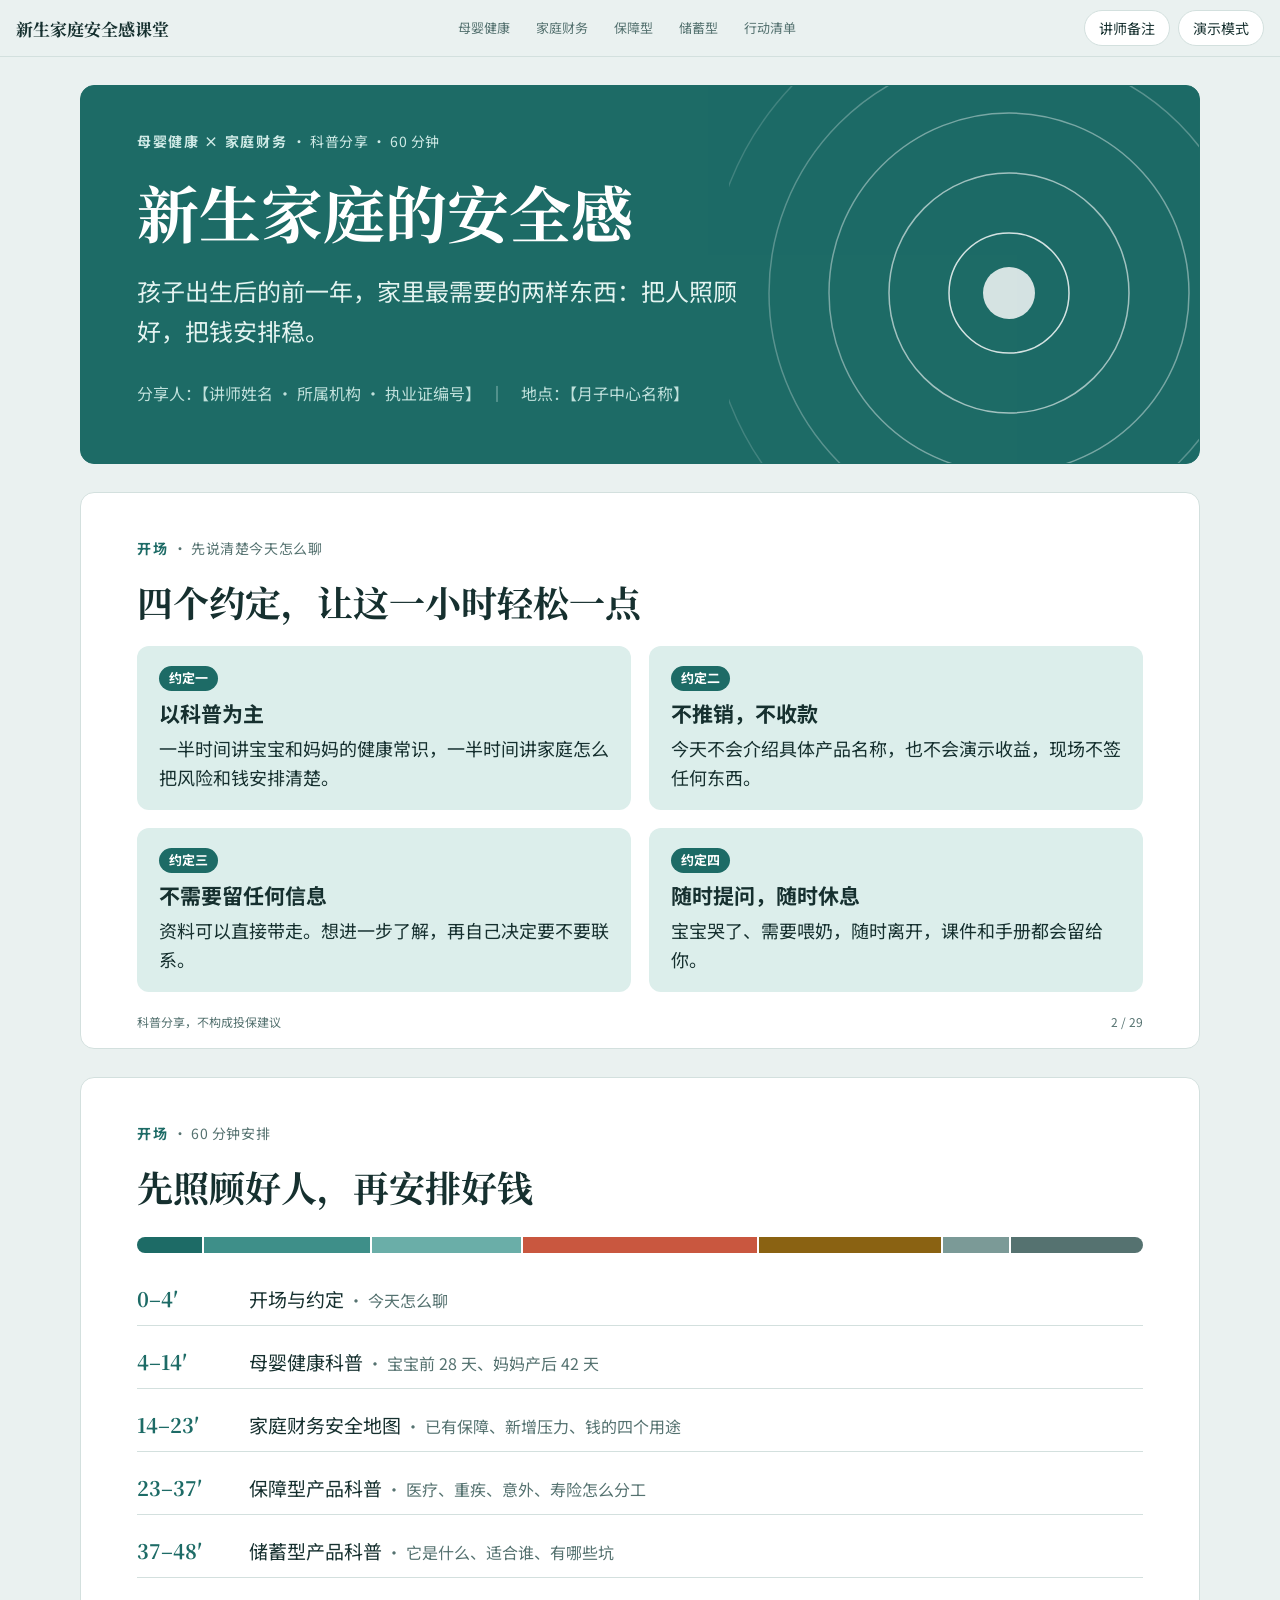
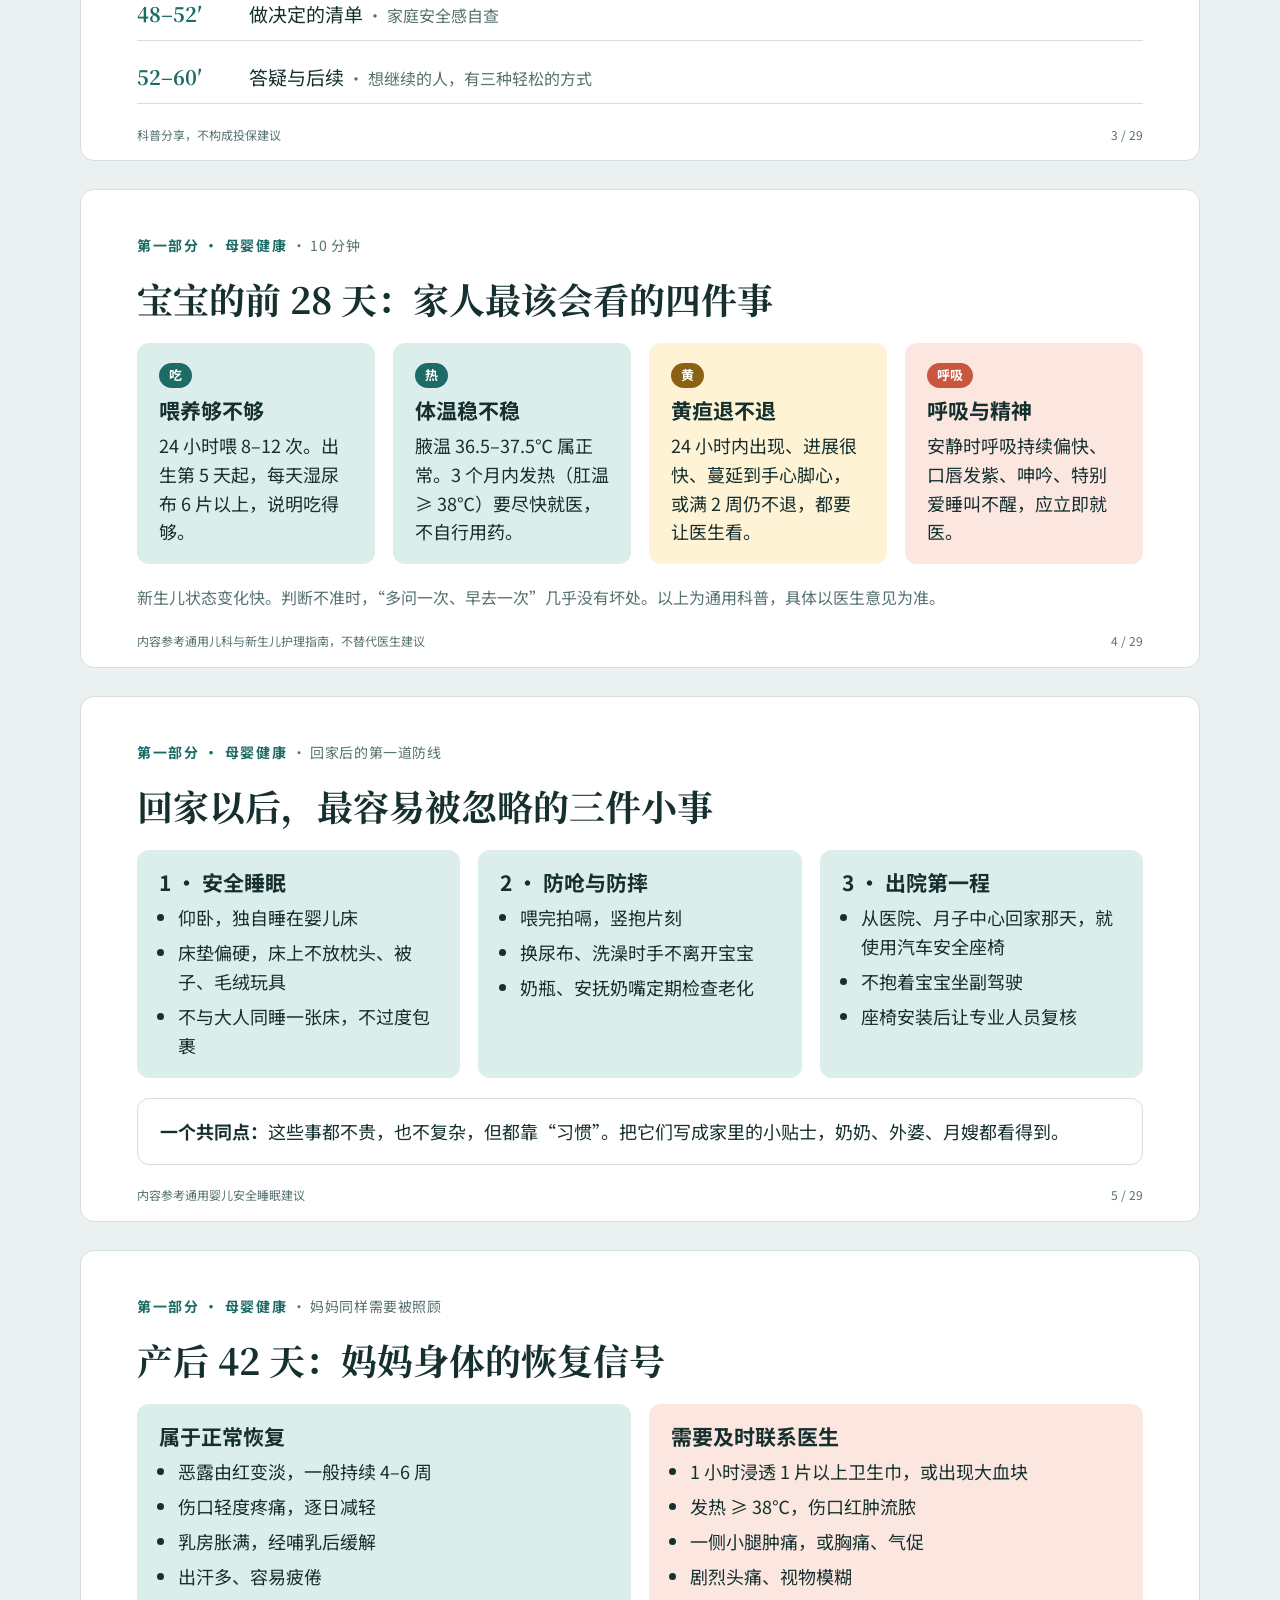
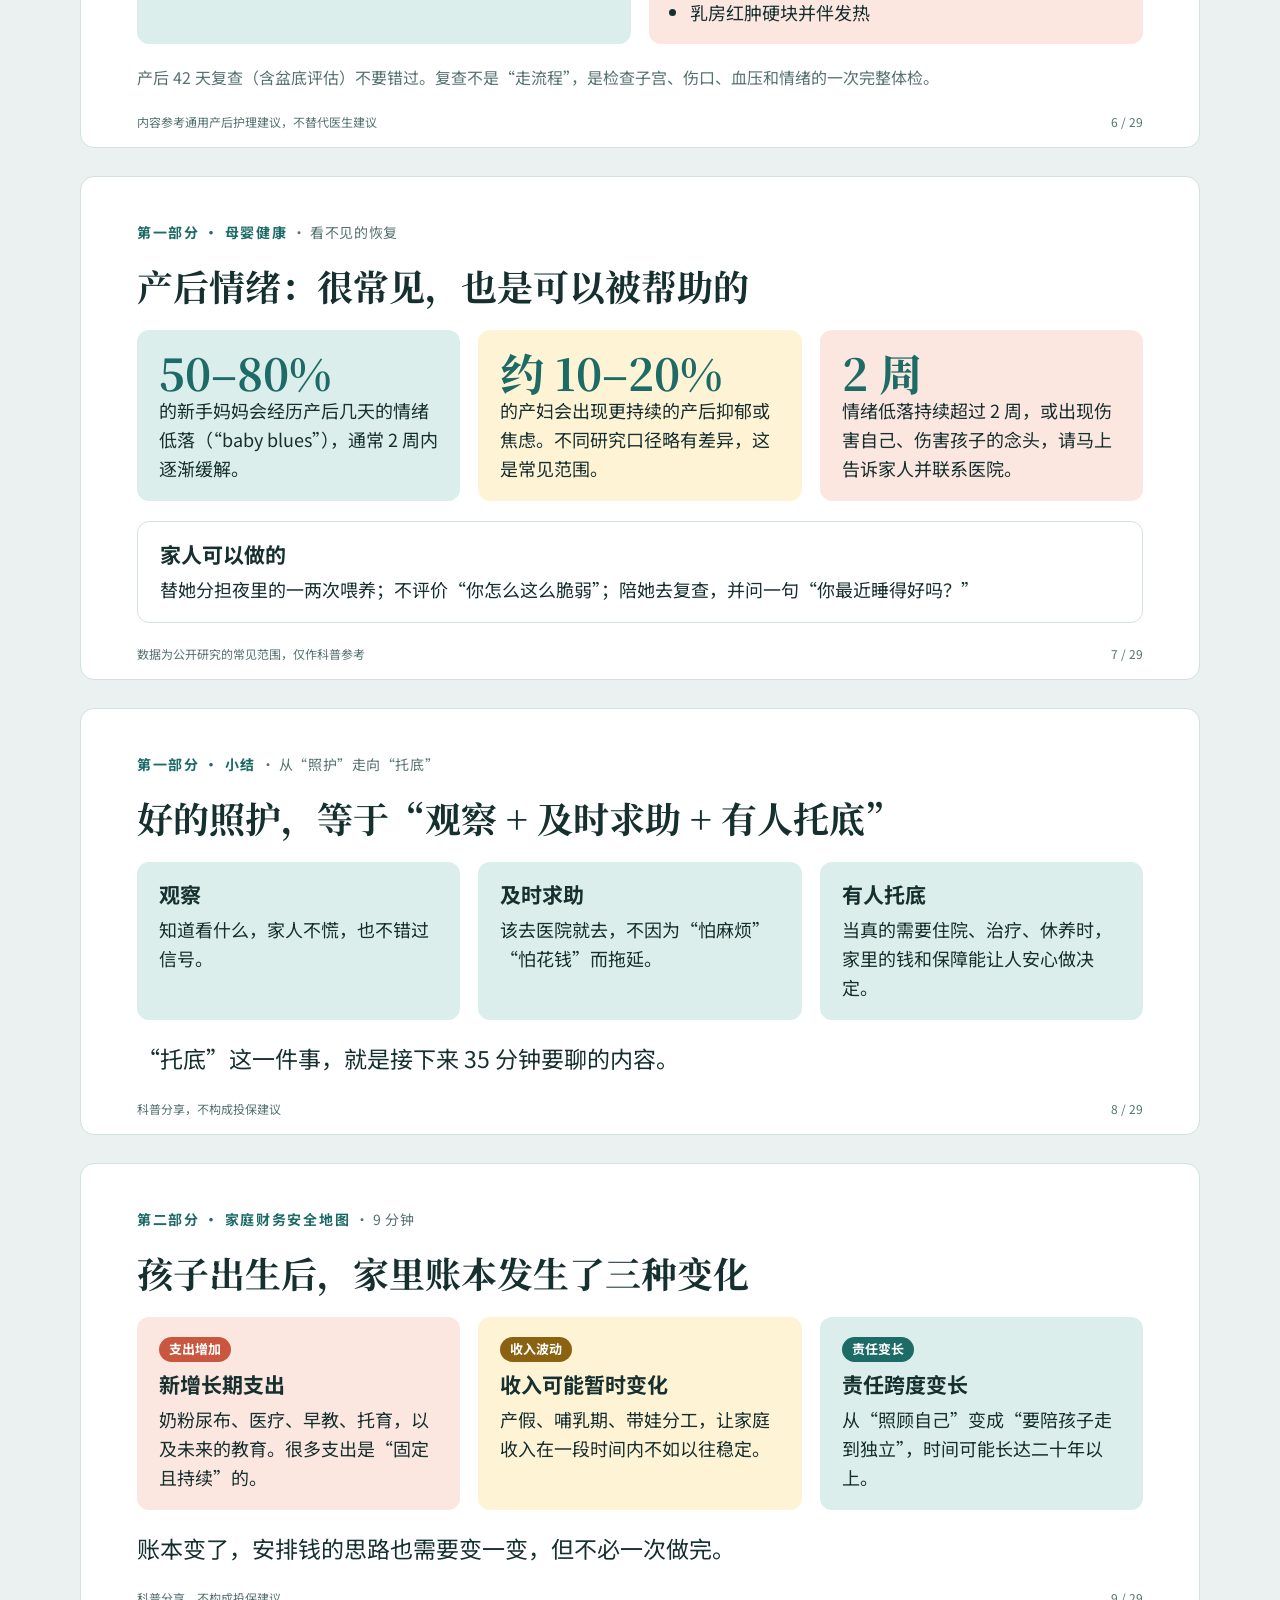
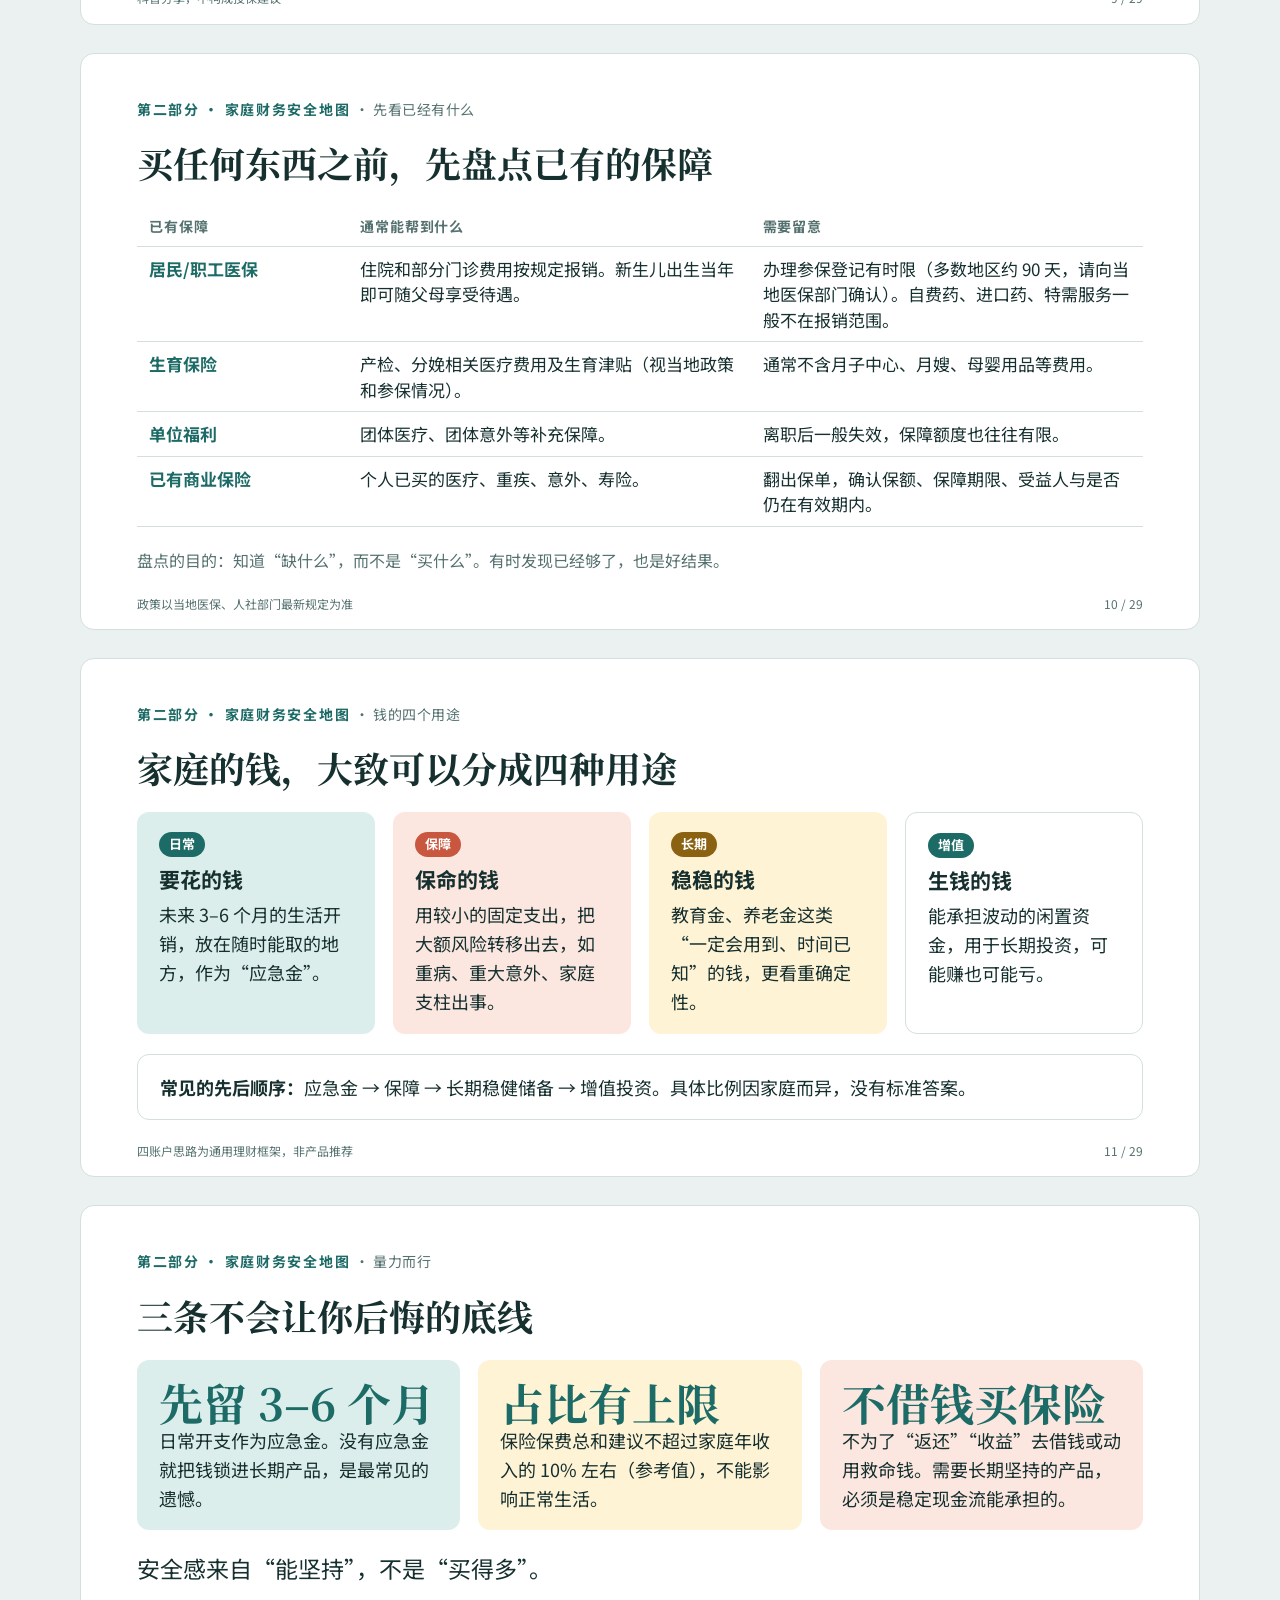
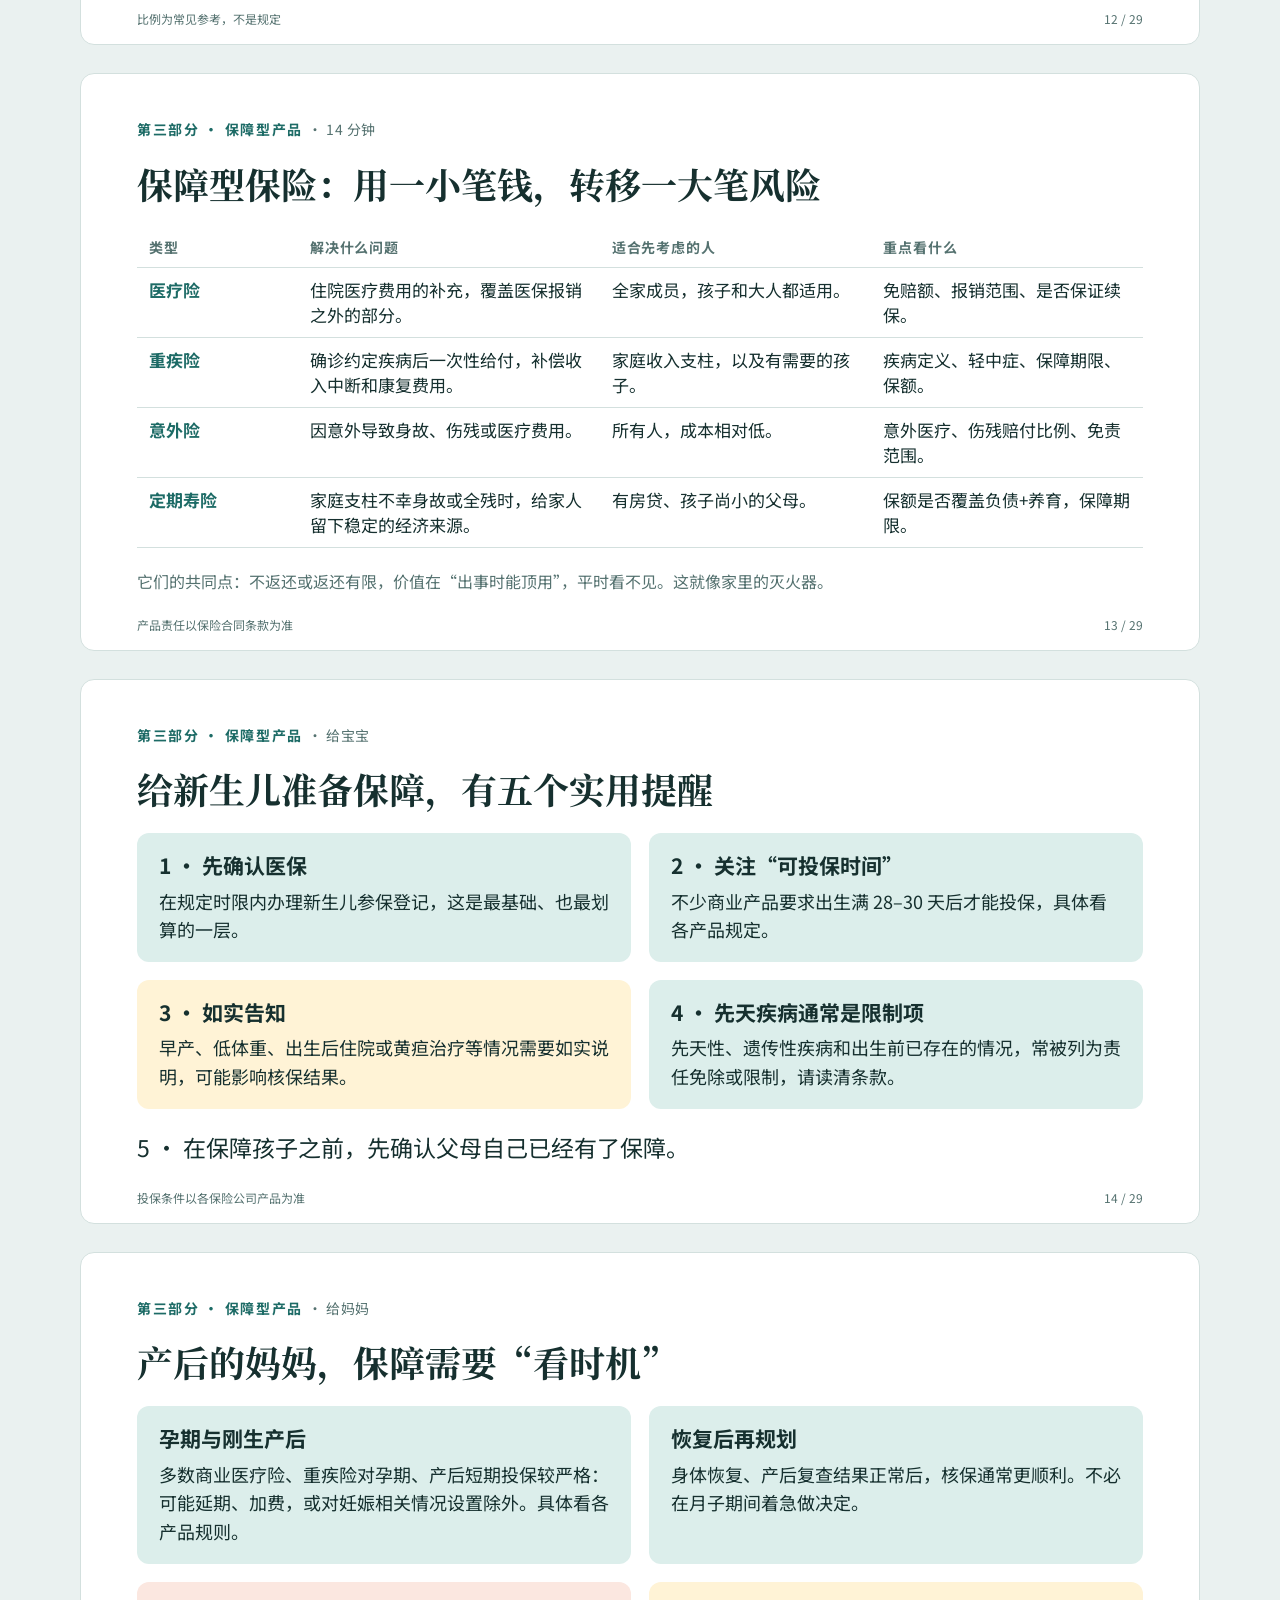
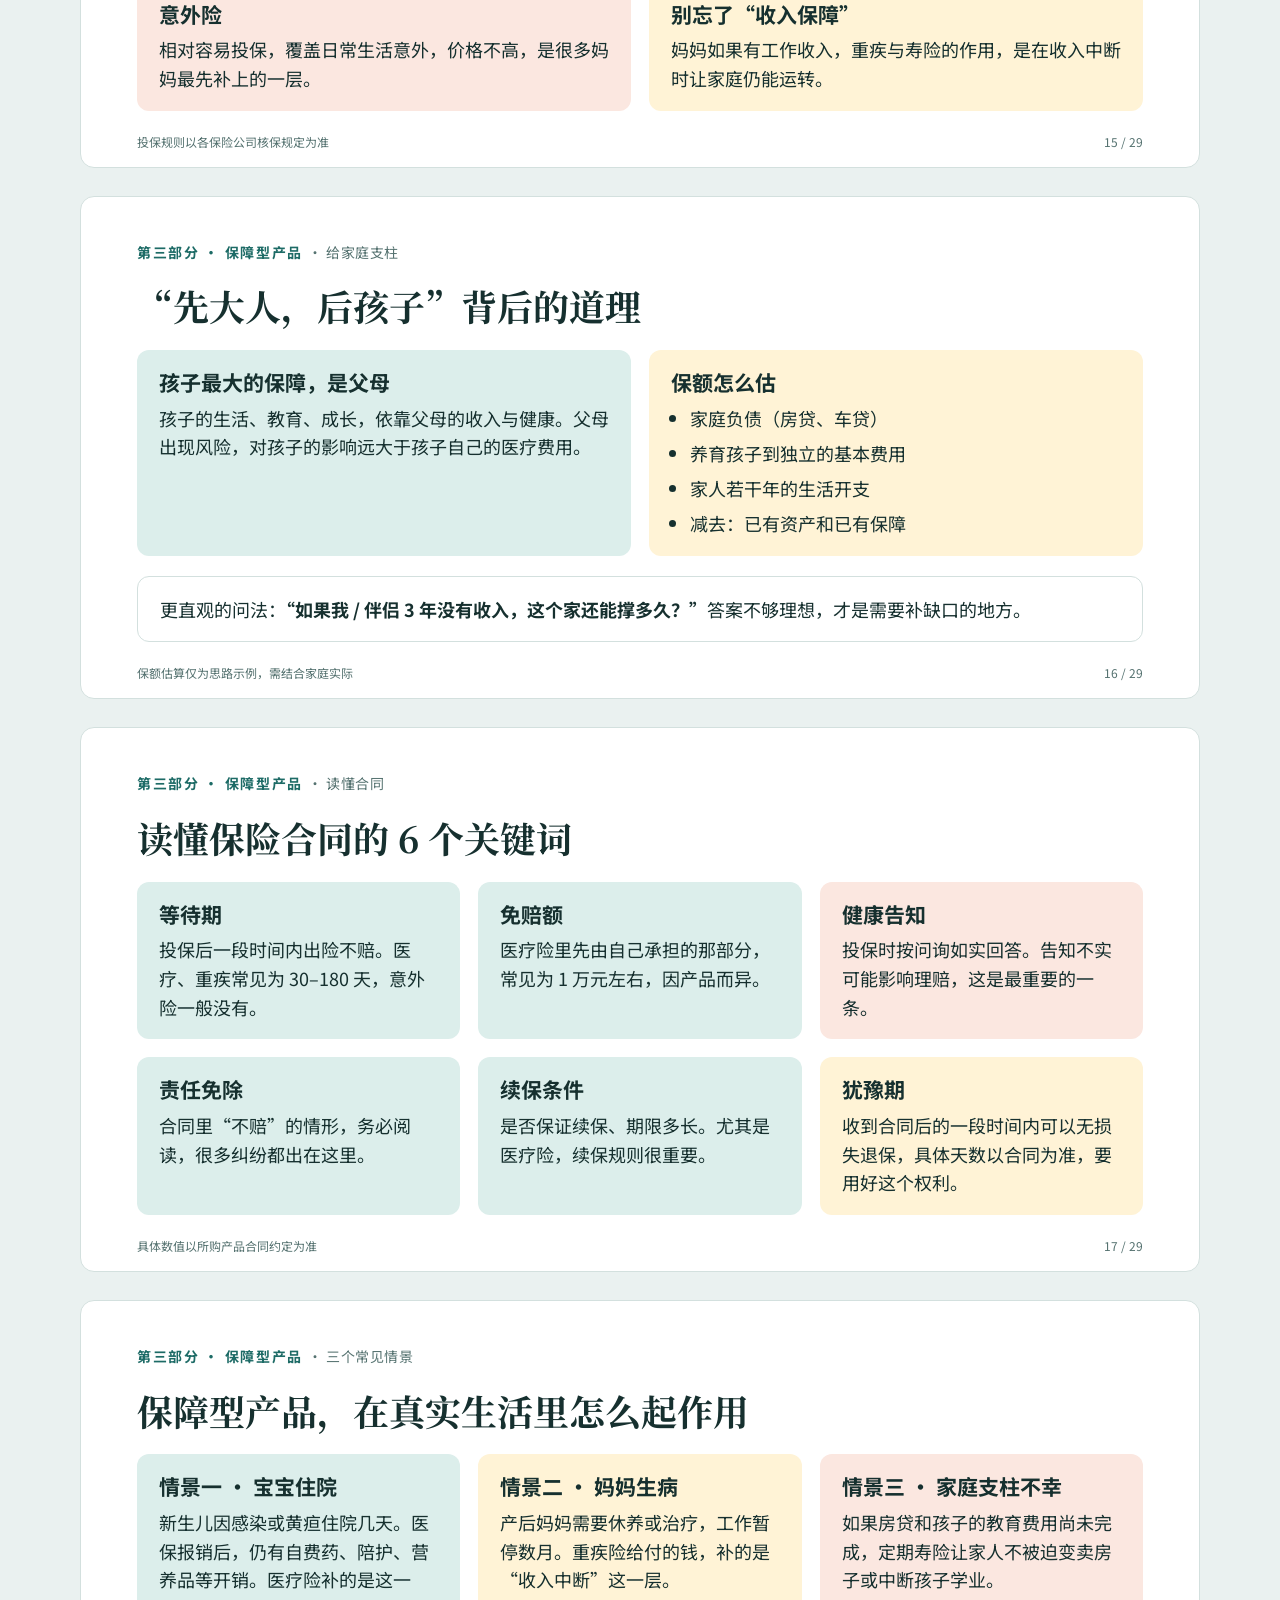
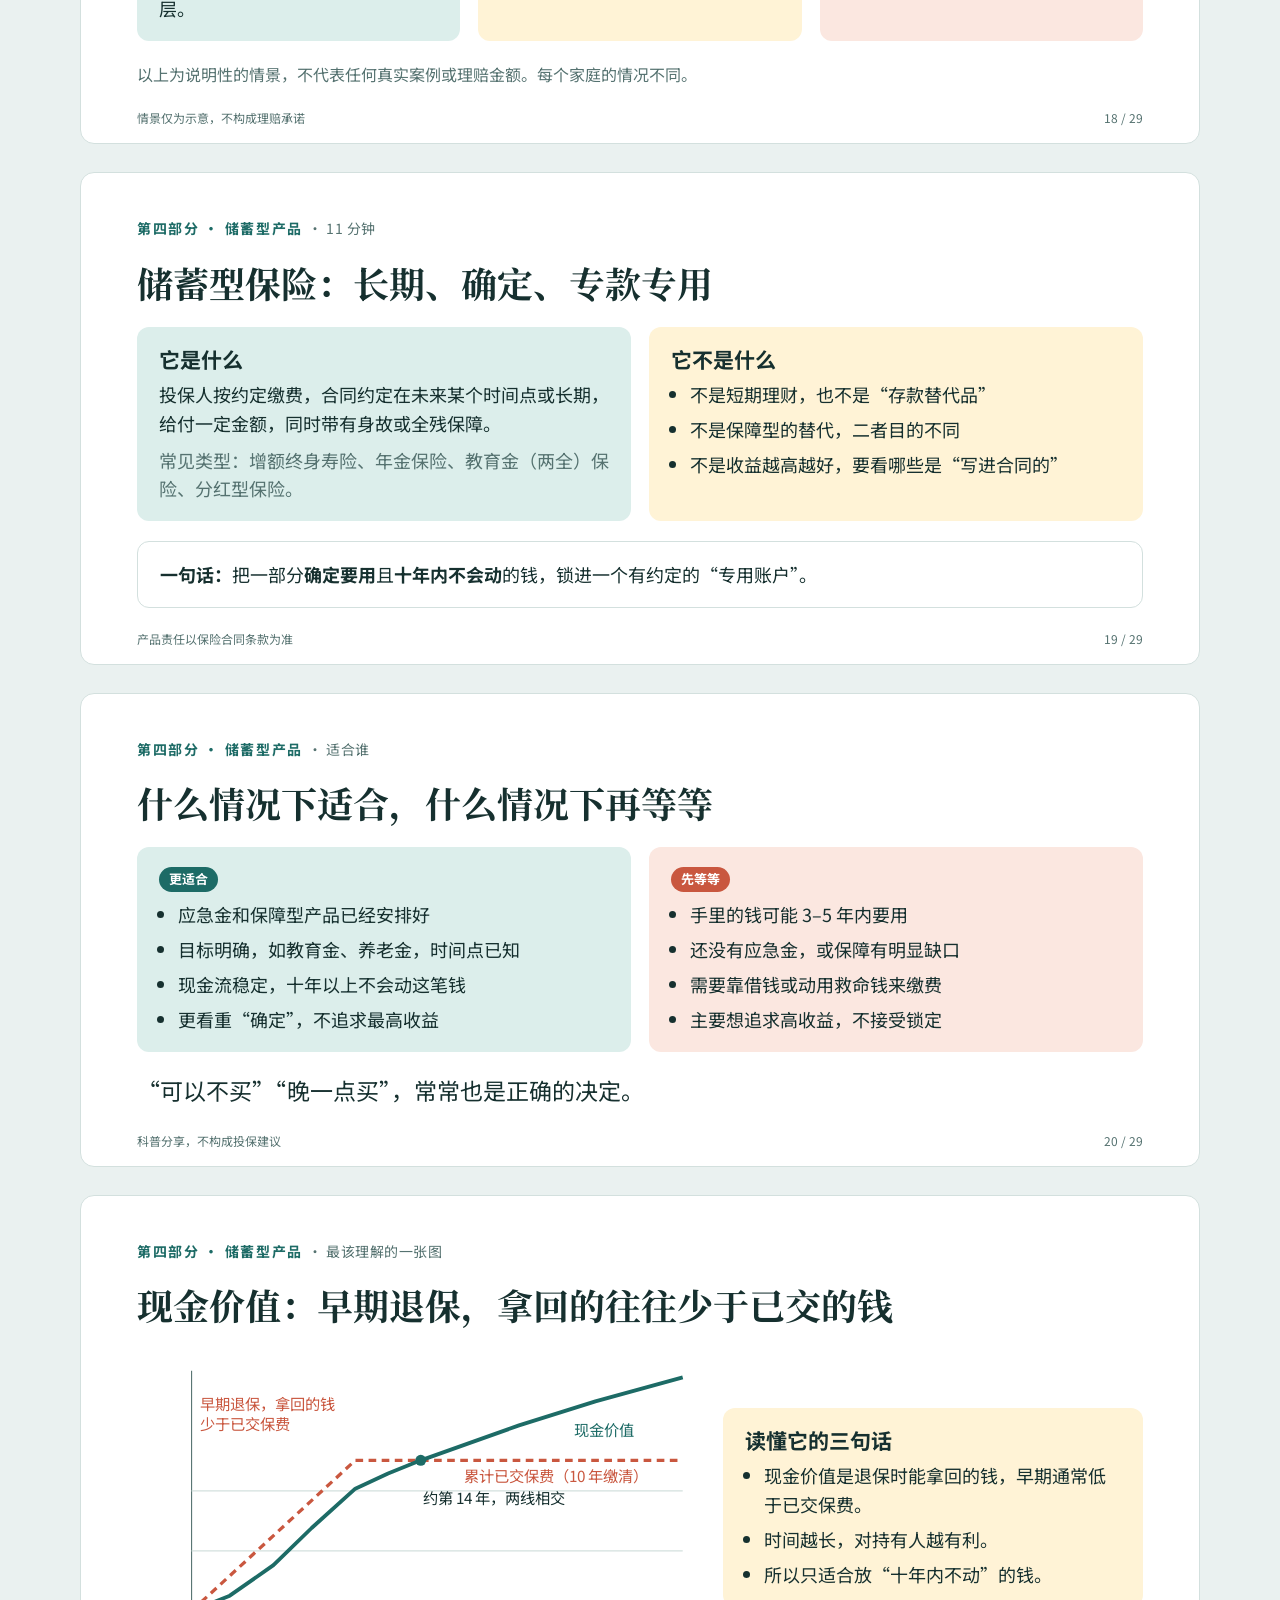
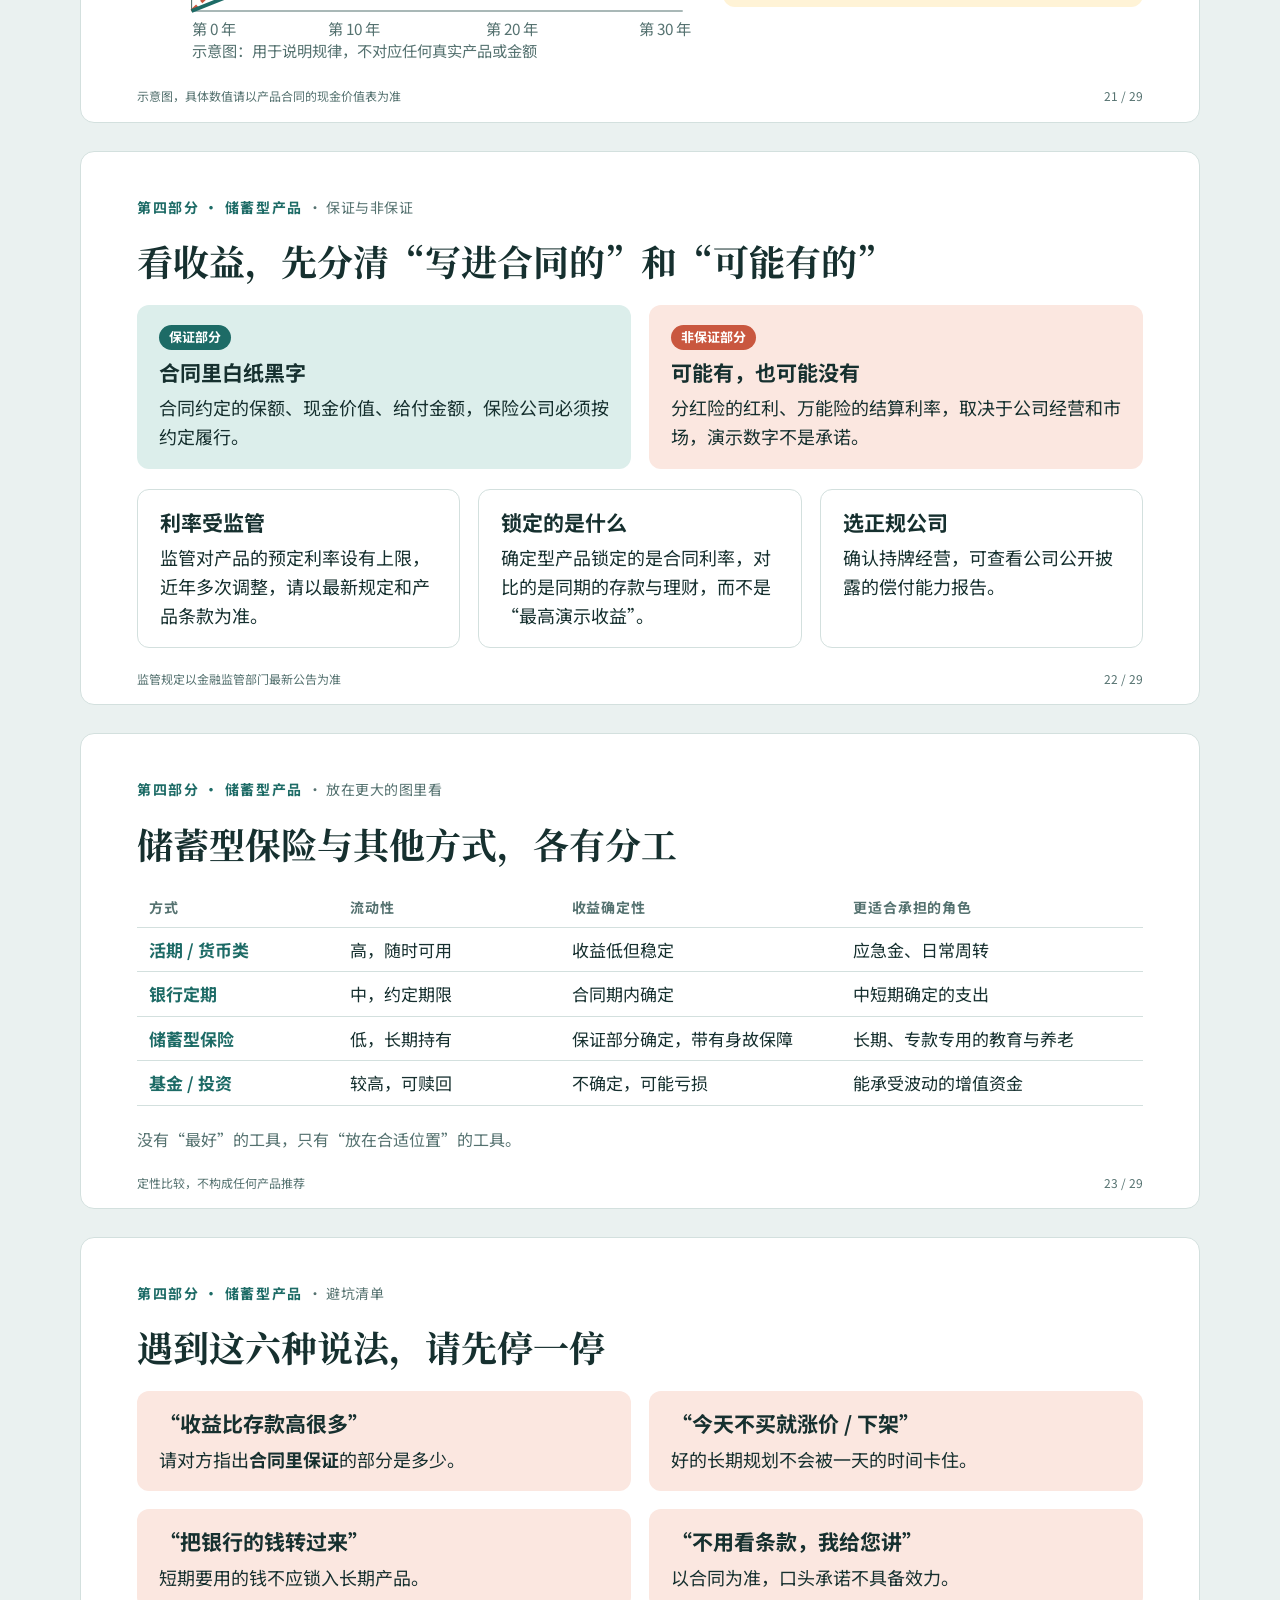
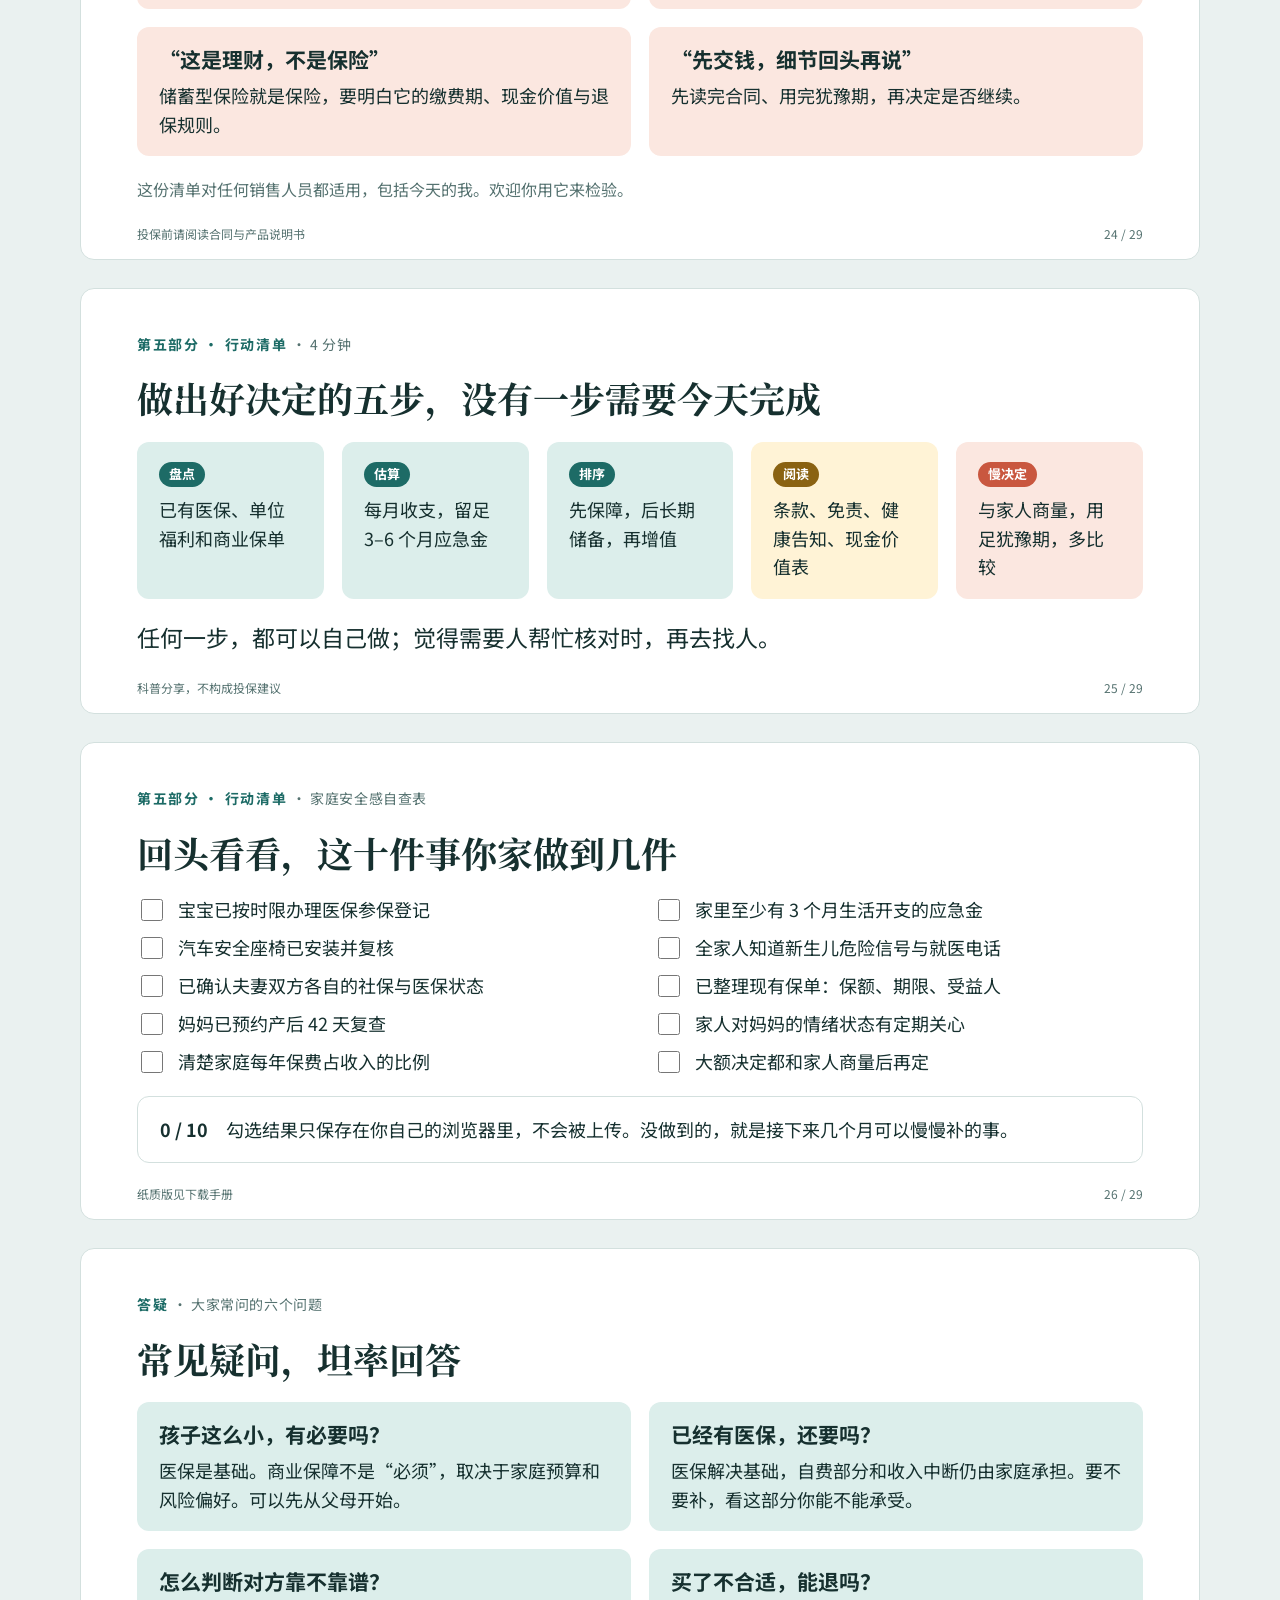
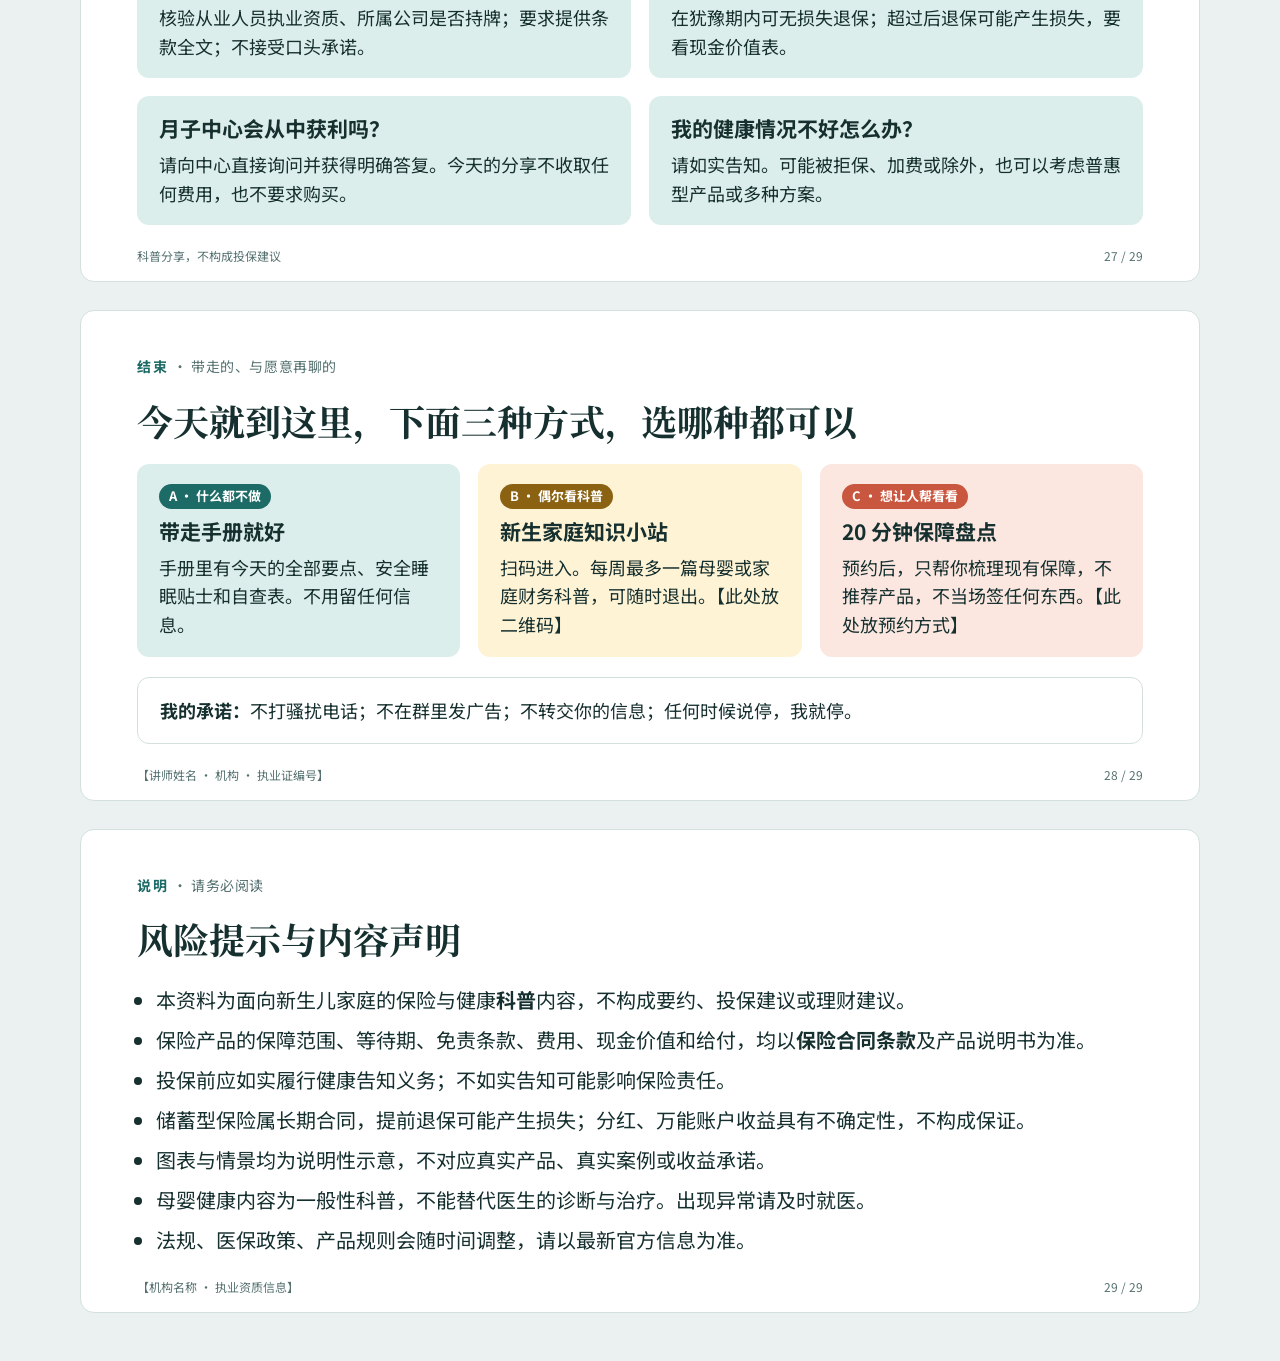
<file: insurance-training/index.html>
<!doctype html>
<html lang="zh-CN">
<head>
<meta charset="utf-8">
<meta name="viewport" content="width=device-width,initial-scale=1,viewport-fit=cover">
<title>新生家庭安全感课堂</title>
<meta name="claude:viewport-fit-sides" content="cover">
<link rel="stylesheet" href="https://fonts.googleapis.com/css2?family=Noto+Sans+SC:wght@400;500;700&family=Noto+Serif+SC:wght@600;700&display=swap">
<script>
/* PDF / 演示模式需要在渲染前确定 */
(function(){try{if(/[?&]pdf/.test(location.search)){document.documentElement.classList.add('pdf','fixed');}}catch(e){}})();
</script>
<style>
/* 布局：滚动阅读（手机友好）+ 演示模式（1280×720 单页）+ PDF（同一尺寸每页一张） */
:root{
  --bg:#EAF1F0; --stage:#0E1B1B; --surface:#FFFFFF; --ink:#16302F; --muted:#557270; --line:#D3E0DE;
  --accent:#1D6B66; --accent-soft:#DCEEEB; --warm:#C9573F; --warm-soft:#FBE7E0; --gold-soft:#FFF3D6; --gold:#8A6212;
  --serif:"Noto Serif SC","Songti SC","STSong","Source Han Serif SC","WenQuanYi Zen Hei",serif;
  --sans:"Noto Sans SC","PingFang SC","Microsoft YaHei","Source Han Sans SC","WenQuanYi Zen Hei",sans-serif;
}
@media (prefers-color-scheme: dark){:root:not([data-theme="light"]){
  --bg:#0F1C1C; --stage:#060D0D; --surface:#172A2A; --ink:#E5F0EE; --muted:#9DB6B3; --line:#2A4343;
  --accent:#62C4BA; --accent-soft:#1E3C3A; --warm:#F09A84; --warm-soft:#3B2722; --gold-soft:#3A3117; --gold:#E7C46A; color-scheme:dark}}
:root[data-theme="dark"]{
  --bg:#0F1C1C; --stage:#060D0D; --surface:#172A2A; --ink:#E5F0EE; --muted:#9DB6B3; --line:#2A4343;
  --accent:#62C4BA; --accent-soft:#1E3C3A; --warm:#F09A84; --warm-soft:#3B2722; --gold-soft:#3A3117; --gold:#E7C46A; color-scheme:dark}

*{box-sizing:border-box}
html{scroll-behavior:smooth}
body{margin:0;background:var(--bg);color:var(--ink);font-family:var(--sans);font-size:16px;line-height:1.6;
  padding-left:max(16px,env(safe-area-inset-left,0px));padding-right:max(16px,env(safe-area-inset-right,0px));padding-block:0 48px}
h1,h2,h3,p,ul,ol,table{margin:0}
ul,ol{padding-left:1.2em}
li+li{margin-top:.35em}
a{color:var(--accent)}
:focus-visible{outline:3px solid var(--accent);outline-offset:2px}

/* 顶栏 */
body::before{content:"";position:fixed;inset:0 0 auto;height:env(safe-area-inset-top,0px);background:var(--bg);z-index:30}
.bar{position:sticky;top:env(safe-area-inset-top,0px);z-index:20;background:var(--bg);border-bottom:1px solid var(--line);
  margin-inline:calc(-1 * max(16px,env(safe-area-inset-left,0px)));padding:10px max(16px,env(safe-area-inset-right,0px)) 10px max(16px,env(safe-area-inset-left,0px));
  display:flex;flex-wrap:wrap;gap:8px 16px;align-items:center;justify-content:space-between}
.bar b{font-family:var(--serif);font-size:17px}
.bar nav{display:flex;gap:4px;flex-wrap:wrap}
.bar a.jump{font-size:13px;text-decoration:none;color:var(--muted);padding:4px 10px;border-radius:99px;border:1px solid transparent}
.bar a.jump:hover{border-color:var(--line);color:var(--ink)}
.tools{display:flex;gap:8px}
button{font:inherit;font-size:14px;cursor:pointer;border:1px solid var(--line);background:var(--surface);color:var(--ink);padding:6px 14px;border-radius:99px}
button:hover{border-color:var(--accent);color:var(--accent)}
button[aria-pressed="true"]{background:var(--accent);color:var(--surface);border-color:var(--accent)}

.deck{max-width:1120px;margin:28px auto 0;display:flex;flex-direction:column;gap:28px}

/* 单页 */
.slide{position:relative;background:var(--surface);border:1px solid var(--line);border-radius:14px;padding:44px 56px 56px;
  display:flex;flex-direction:column;gap:20px;scroll-margin-top:84px;min-width:0}
.kicker{font-size:14px;letter-spacing:.12em;color:var(--accent);font-weight:700}
.kicker span{color:var(--muted);font-weight:400;letter-spacing:.04em}
h2{font-family:var(--serif);font-size:36px;line-height:1.3;text-wrap:balance;font-weight:700}
h3{font-size:21px;line-height:1.4}
.slide p,.slide li{font-size:20px;line-height:1.65}
.lead{font-size:23px!important;color:var(--ink)}
.muted{color:var(--muted)}
.small,.slide p.small,.slide li.small{font-size:16px}
.foot{position:absolute;left:56px;right:56px;bottom:16px;display:flex;justify-content:space-between;gap:16px;font-size:12px;color:var(--muted)}

.c2,.c3,.c4{display:grid;gap:18px;min-width:0}
.c2{grid-template-columns:repeat(2,minmax(0,1fr))}
.c3{grid-template-columns:repeat(3,minmax(0,1fr))}
.c4{grid-template-columns:repeat(4,minmax(0,1fr))}
.card{background:var(--accent-soft);border-radius:12px;padding:18px 22px;min-width:0}
.card.warm{background:var(--warm-soft)}
.card.gold{background:var(--gold-soft)}
.card.plain{background:transparent;border:1px solid var(--line)}
.card h3{margin-bottom:6px}
.card p,.card li{font-size:18px!important;line-height:1.6!important}
.tag{display:inline-block;font-size:13px;font-weight:700;padding:2px 10px;border-radius:99px;background:var(--accent);color:var(--surface);margin-bottom:8px}
.tag.warm{background:var(--warm)}
.tag.gold{background:var(--gold)}
.big{font-family:var(--serif);font-size:44px;line-height:1.1;color:var(--accent);font-weight:700}
.warn{color:var(--warm);font-weight:700}

table{border-collapse:collapse;width:100%;font-size:17px;table-layout:fixed}
th,td{border-bottom:1px solid var(--line);padding:9px 12px;text-align:left;vertical-align:top;line-height:1.5}
th{font-size:14px;color:var(--muted);font-weight:700;letter-spacing:.06em}
td:first-child{font-weight:700;color:var(--accent)}
.tscroll{overflow-x:auto;min-width:0}

/* 封面 */
.cover{background:var(--accent);color:#fff;border-color:var(--accent);justify-content:center;gap:22px;overflow:hidden}
.cover .kicker,.cover .kicker span{color:#CFEAE6}
.cover h1{font-family:var(--serif);font-size:62px;line-height:1.2;font-weight:700;text-wrap:balance;margin:0;max-width:760px}
.cover p{font-size:24px!important;color:#E3F3F0;max-width:640px}
.cover .meta{font-size:16px!important;color:#BFE0DB;margin-top:8px}
.cover svg{position:absolute;right:-90px;bottom:-110px;width:560px;height:560px;opacity:.9;pointer-events:none}
.cover .foot{color:#BFE0DB}

/* 时间轴 */
.tl{display:grid;grid-template-columns:repeat(60,1fr);height:16px;border-radius:99px;overflow:hidden;gap:2px;margin-top:6px}
.tl i{display:block;background:var(--accent)}
.tl i:nth-child(2){background:#3E8F89}.tl i:nth-child(3){background:#6AAEA8}.tl i:nth-child(4){background:var(--warm)}.tl i:nth-child(5){background:var(--gold)}.tl i:nth-child(6){background:#7B9A97}.tl i:nth-child(7){background:var(--muted)}
.agenda{display:grid;gap:10px}
.agenda div{display:grid;grid-template-columns:96px 1fr;gap:16px;align-items:baseline;padding:10px 0;border-bottom:1px solid var(--line)}
.agenda b{font-family:var(--serif);color:var(--accent);font-size:20px;white-space:nowrap}
.agenda span{font-size:19px}.agenda em{font-style:normal;color:var(--muted);font-size:16px}

/* 清单 */
.check{list-style:none;padding:0;display:grid;grid-template-columns:repeat(2,minmax(0,1fr));gap:10px 28px}
.check li{margin:0}
.check label{display:flex;gap:12px;align-items:flex-start;font-size:18px;line-height:1.5;cursor:pointer}
.check input{width:22px;height:22px;margin-top:3px;accent-color:var(--accent);flex:none}

/* 图 */
.chart{width:100%;height:auto;max-height:420px}
.chart text{fill:var(--ink);font-family:var(--sans);font-size:14px}
.chart .ax{stroke:var(--muted);stroke-width:1}
.chart .gridl{stroke:var(--line);stroke-width:1}
.chart .muted{fill:var(--muted)}

/* 讲师备注 */
.notes{display:none;margin:-14px 0 0;padding:14px 20px;border:1px dashed var(--accent);border-radius:12px;background:var(--surface);font-size:15px;color:var(--ink)}
.notes b{color:var(--accent)}
.notes p{font-size:15px!important;line-height:1.65!important}
.show-notes .notes{display:block}
.slotwrap{display:flex;flex-direction:column;gap:14px;min-width:0}

/* 演示 & PDF：固定 1280×720 */
.fixed .slide{width:1280px;height:720px;overflow:hidden;border-radius:0;padding:40px 64px 56px;gap:18px;justify-content:flex-start}
.fixed .cover{justify-content:center}
.fixed h2{font-size:42px}
.fixed .slide p,.fixed .slide li{font-size:23px}
.fixed .lead{font-size:28px!important}
.fixed .small,.fixed .slide p.small{font-size:19px}
.fixed .card p,.fixed .card li{font-size:21px!important}
.fixed .card h3{font-size:25px}
.fixed .big{font-size:50px}
.fixed table{font-size:20px}.fixed th{font-size:15px}
.fixed .check label{font-size:22px}
.fixed .agenda span{font-size:22px}.fixed .agenda em{font-size:18px}.fixed .agenda b{font-size:22px}
.fixed .kicker{font-size:16px}
.fixed .foot{left:64px;right:64px}
.fixed .bar,.fixed .notes,.fixed body::before{display:none!important}
.fixed .slotwrap{display:contents}
.pdf body{background:#fff;padding:0}
.pdf .deck{margin:0;gap:0;max-width:none}
.pdf .slide{border:0;break-after:page;page-break-after:always;scroll-margin-top:0}
.present body{padding:0}
.present .deck{position:fixed;inset:0;margin:0;max-width:none;background:var(--stage);z-index:50}
.present .slotwrap{display:none}
.present .slotwrap.active{display:block}
.present .slide{position:absolute;left:50%;top:50%;transform-origin:center center;border:0}
.present .navhint{display:flex}
.navhint{display:none;position:fixed;right:max(16px,env(safe-area-inset-right,0px));bottom:max(14px,env(safe-area-inset-bottom,0px));z-index:60;gap:8px}
.navhint button{background:rgba(255,255,255,.12);color:#fff;border-color:rgba(255,255,255,.3)}
@page{size:1280px 720px;margin:0}
@media print{.bar,.notes,.navhint{display:none!important}body{background:#fff}.slide{break-inside:avoid}}

/* 手机 */
@media (max-width:760px){
  html:not(.fixed) .slide{padding:28px 20px 44px}
  html:not(.fixed) .foot{left:20px;right:20px}
  html:not(.fixed) h2{font-size:27px}
  html:not(.fixed) .slide p,html:not(.fixed) .slide li{font-size:17px}
  html:not(.fixed) .lead{font-size:18px!important}
  html:not(.fixed) .c2,html:not(.fixed) .c3,html:not(.fixed) .c4,html:not(.fixed) .check{grid-template-columns:minmax(0,1fr)}
  html:not(.fixed) .cover h1{font-size:38px}
  html:not(.fixed) .cover p{font-size:18px!important}
  html:not(.fixed) .big{font-size:34px}
  html:not(.fixed) .agenda div{grid-template-columns:78px 1fr;gap:10px}
  html:not(.fixed) .bar nav{display:none}
  html:not(.fixed) .tscroll table{min-width:560px}
}
@media (prefers-reduced-motion:reduce){html{scroll-behavior:auto}}
</style>

<header class="bar">
  <b>新生家庭安全感课堂</b>
  <nav aria-label="章节">
    <a class="jump" href="#s4">母婴健康</a><a class="jump" href="#s9">家庭财务</a><a class="jump" href="#s13">保障型</a><a class="jump" href="#s19">储蓄型</a><a class="jump" href="#s25">行动清单</a>
  </nav>
  <div class="tools">
    <button id="btnNotes" type="button" aria-pressed="false">讲师备注</button>
    <button id="btnPresent" type="button">演示模式</button>
  </div>
</header>

<main class="deck" id="deck">

<!-- 1 封面 -->
<div class="slotwrap"><section class="slide cover" id="s1">
  <svg viewBox="0 0 560 560" aria-hidden="true"><g fill="none" stroke="#fff" stroke-width="1.5"><circle cx="280" cy="280" r="60" opacity=".9"/><circle cx="280" cy="280" r="120" opacity=".65"/><circle cx="280" cy="280" r="180" opacity=".45"/><circle cx="280" cy="280" r="240" opacity=".3"/><circle cx="280" cy="280" r="300" opacity=".18"/></g><circle cx="280" cy="280" r="26" fill="#fff" opacity=".9"/></svg>
  <div class="kicker">母婴健康 × 家庭财务 <span>· 科普分享 · 60 分钟</span></div>
  <h1>新生家庭的安全感</h1>
  <p>孩子出生后的前一年，家里最需要的两样东西：把人照顾好，把钱安排稳。</p>
  <p class="meta">分享人：【讲师姓名 · 所属机构 · 执业证编号】　｜　地点：【月子中心名称】</p>
</section>
<aside class="notes"><p><b>0:00–0:02 · 开场。</b>先自报身份：姓名、机构、从事保险服务，并说明今天的定位是科普交流。坦诚身份比任何包装都更容易赢得信任。语气放慢，像和朋友聊天。</p></aside></div>

<!-- 2 约定 -->
<div class="slotwrap"><section class="slide" id="s2">
  <div class="kicker">开场 <span>· 先说清楚今天怎么聊</span></div>
  <h2>四个约定，让这一小时轻松一点</h2>
  <div class="c2">
    <div class="card"><span class="tag">约定一</span><h3>以科普为主</h3><p>一半时间讲宝宝和妈妈的健康常识，一半时间讲家庭怎么把风险和钱安排清楚。</p></div>
    <div class="card"><span class="tag">约定二</span><h3>不推销，不收款</h3><p>今天不会介绍具体产品名称，也不会演示收益，现场不签任何东西。</p></div>
    <div class="card"><span class="tag">约定三</span><h3>不需要留任何信息</h3><p>资料可以直接带走。想进一步了解，再自己决定要不要联系。</p></div>
    <div class="card"><span class="tag">约定四</span><h3>随时提问，随时休息</h3><p>宝宝哭了、需要喂奶，随时离开，课件和手册都会留给你。</p></div>
  </div>
  <div class="foot"><span>科普分享，不构成投保建议</span><span class="pg"></span></div>
</section>
<aside class="notes"><p><b>0:02–0:04 · 建立安全感。</b>这一页决定后面 56 分钟听众的防备程度。逐条念出来，并且言出必行：不要在中途发产品单页，不要要求扫码留资料作为入场条件。</p></aside></div>

<!-- 3 安排 -->
<div class="slotwrap"><section class="slide" id="s3">
  <div class="kicker">开场 <span>· 60 分钟安排</span></div>
  <h2>先照顾好人，再安排好钱</h2>
  <div class="tl" aria-hidden="true"><i style="grid-column:span 4"></i><i style="grid-column:span 10"></i><i style="grid-column:span 9"></i><i style="grid-column:span 14"></i><i style="grid-column:span 11"></i><i style="grid-column:span 4"></i><i style="grid-column:span 8"></i></div>
  <div class="agenda">
    <div><b>0–4′</b><span>开场与约定 <em>· 今天怎么聊</em></span></div>
    <div><b>4–14′</b><span>母婴健康科普 <em>· 宝宝前 28 天、妈妈产后 42 天</em></span></div>
    <div><b>14–23′</b><span>家庭财务安全地图 <em>· 已有保障、新增压力、钱的四个用途</em></span></div>
    <div><b>23–37′</b><span>保障型产品科普 <em>· 医疗、重疾、意外、寿险怎么分工</em></span></div>
    <div><b>37–48′</b><span>储蓄型产品科普 <em>· 它是什么、适合谁、有哪些坑</em></span></div>
    <div><b>48–52′</b><span>做决定的清单 <em>· 家庭安全感自查</em></span></div>
    <div><b>52–60′</b><span>答疑与后续 <em>· 想继续的人，有三种轻松的方式</em></span></div>
  </div>
  <div class="foot"><span>科普分享，不构成投保建议</span><span class="pg"></span></div>
</section>
<aside class="notes"><p><b>0:04 · 节奏提示。</b>若现场听众以产妇为主，建议把母婴健康部分放宽到 12 分钟，压缩储蓄型到 9 分钟。看到有人看手机或照看宝宝，就把某一页讲短，不要硬讲。</p></aside></div>

<!-- 4 新生儿 -->
<div class="slotwrap"><section class="slide" id="s4">
  <div class="kicker">第一部分 · 母婴健康 <span>· 10 分钟</span></div>
  <h2>宝宝的前 28 天：家人最该会看的四件事</h2>
  <div class="c4">
    <div class="card"><span class="tag">吃</span><h3>喂养够不够</h3><p>24 小时喂 8–12 次。出生第 5 天起，每天湿尿布 6 片以上，说明吃得够。</p></div>
    <div class="card"><span class="tag">热</span><h3>体温稳不稳</h3><p>腋温 36.5–37.5℃ 属正常。3 个月内发热（肛温 ≥ 38℃）要尽快就医，不自行用药。</p></div>
    <div class="card gold"><span class="tag gold">黄</span><h3>黄疸退不退</h3><p>24 小时内出现、进展很快、蔓延到手心脚心，或满 2 周仍不退，都要让医生看。</p></div>
    <div class="card warm"><span class="tag warm">呼吸</span><h3>呼吸与精神</h3><p>安静时呼吸持续偏快、口唇发紫、呻吟、特别爱睡叫不醒，应立即就医。</p></div>
  </div>
  <p class="muted small">新生儿状态变化快。判断不准时，“多问一次、早去一次”几乎没有坏处。以上为通用科普，具体以医生意见为准。</p>
  <div class="foot"><span>内容参考通用儿科与新生儿护理指南，不替代医生建议</span><span class="pg"></span></div>
</section>
<aside class="notes"><p><b>4–8′。</b>用月子中心护理师的日常观察作类比：“她们每天帮你看的，其实就是这四样”。这样既不制造焦虑，也让听众觉得你尊重中心的专业。</p></aside></div>

<!-- 5 安全睡眠 -->
<div class="slotwrap"><section class="slide" id="s5">
  <div class="kicker">第一部分 · 母婴健康 <span>· 回家后的第一道防线</span></div>
  <h2>回家以后，最容易被忽略的三件小事</h2>
  <div class="c3">
    <div class="card"><h3>1 · 安全睡眠</h3><ul><li>仰卧，独自睡在婴儿床</li><li>床垫偏硬，床上不放枕头、被子、毛绒玩具</li><li>不与大人同睡一张床，不过度包裹</li></ul></div>
    <div class="card"><h3>2 · 防呛与防摔</h3><ul><li>喂完拍嗝，竖抱片刻</li><li>换尿布、洗澡时手不离开宝宝</li><li>奶瓶、安抚奶嘴定期检查老化</li></ul></div>
    <div class="card"><h3>3 · 出院第一程</h3><ul><li>从医院、月子中心回家那天，就使用汽车安全座椅</li><li>不抱着宝宝坐副驾驶</li><li>座椅安装后让专业人员复核</li></ul></div>
  </div>
  <div class="card plain"><p><b>一个共同点：</b>这些事都不贵，也不复杂，但都靠“习惯”。把它们写成家里的小贴士，奶奶、外婆、月嫂都看得到。</p></div>
  <div class="foot"><span>内容参考通用婴儿安全睡眠建议</span><span class="pg"></span></div>
</section>
<aside class="notes"><p><b>8–10′。</b>这一页是整场最“有用”的一页，听众会拍照。讲完可以提一句：“这页我放进了带走的手册里。”</p></aside></div>

<!-- 6 产妇 -->
<div class="slotwrap"><section class="slide" id="s6">
  <div class="kicker">第一部分 · 母婴健康 <span>· 妈妈同样需要被照顾</span></div>
  <h2>产后 42 天：妈妈身体的恢复信号</h2>
  <div class="c2">
    <div class="card"><h3>属于正常恢复</h3>
      <ul><li>恶露由红变淡，一般持续 4–6 周</li><li>伤口轻度疼痛，逐日减轻</li><li>乳房胀满，经哺乳后缓解</li><li>出汗多、容易疲倦</li></ul></div>
    <div class="card warm"><h3>需要及时联系医生</h3>
      <ul><li>1 小时浸透 1 片以上卫生巾，或出现大血块</li><li>发热 ≥ 38℃，伤口红肿流脓</li><li>一侧小腿肿痛，或胸痛、气促</li><li>剧烈头痛、视物模糊</li><li>乳房红肿硬块并伴发热</li></ul></div>
  </div>
  <p class="muted small">产后 42 天复查（含盆底评估）不要错过。复查不是“走流程”，是检查子宫、伤口、血压和情绪的一次完整体检。</p>
  <div class="foot"><span>内容参考通用产后护理建议，不替代医生建议</span><span class="pg"></span></div>
</section>
<aside class="notes"><p><b>10–12′。</b>如果现场有月子中心护理负责人，可以请她补充一两句本中心的转诊流程，这能让听众把你和中心的专业感联系起来。</p></aside></div>

<!-- 7 情绪 -->
<div class="slotwrap"><section class="slide" id="s7">
  <div class="kicker">第一部分 · 母婴健康 <span>· 看不见的恢复</span></div>
  <h2>产后情绪：很常见，也是可以被帮助的</h2>
  <div class="c3">
    <div class="card"><div class="big">50–80%</div><p>的新手妈妈会经历产后几天的情绪低落（“baby blues”），通常 2 周内逐渐缓解。</p></div>
    <div class="card gold"><div class="big">约 10–20%</div><p>的产妇会出现更持续的产后抑郁或焦虑。不同研究口径略有差异，这是常见范围。</p></div>
    <div class="card warm"><div class="big">2 周</div><p>情绪低落持续超过 2 周，或出现伤害自己、伤害孩子的念头，请马上告诉家人并联系医院。</p></div>
  </div>
  <div class="card plain"><h3>家人可以做的</h3><p>替她分担夜里的一两次喂养；不评价“你怎么这么脆弱”；陪她去复查，并问一句“你最近睡得好吗？”</p></div>
  <div class="foot"><span>数据为公开研究的常见范围，仅作科普参考</span><span class="pg"></span></div>
</section>
<aside class="notes"><p><b>12–13′。</b>这页要慢。不要抢着过渡到钱的话题。可以停顿几秒，让听众感到被理解。</p></aside></div>

<!-- 8 小结 -->
<div class="slotwrap"><section class="slide" id="s8">
  <div class="kicker">第一部分 · 小结 <span>· 从“照护”走向“托底”</span></div>
  <h2>好的照护，等于“观察 + 及时求助 + 有人托底”</h2>
  <div class="c3">
    <div class="card"><h3>观察</h3><p>知道看什么，家人不慌，也不错过信号。</p></div>
    <div class="card"><h3>及时求助</h3><p>该去医院就去，不因为“怕麻烦”“怕花钱”而拖延。</p></div>
    <div class="card"><h3>有人托底</h3><p>当真的需要住院、治疗、休养时，家里的钱和保障能让人安心做决定。</p></div>
  </div>
  <p class="lead">“托底”这一件事，就是接下来 35 分钟要聊的内容。</p>
  <div class="foot"><span>科普分享，不构成投保建议</span><span class="pg"></span></div>
</section>
<aside class="notes"><p><b>13–14′。</b>这是自然转场，不要用恐吓式过渡（例如“万一孩子出事怎么办”）。用“让决定不被钱卡住”替代。</p></aside></div>

<!-- 9 新增变化 -->
<div class="slotwrap"><section class="slide" id="s9">
  <div class="kicker">第二部分 · 家庭财务安全地图 <span>· 9 分钟</span></div>
  <h2>孩子出生后，家里账本发生了三种变化</h2>
  <div class="c3">
    <div class="card warm"><span class="tag warm">支出增加</span><h3>新增长期支出</h3><p>奶粉尿布、医疗、早教、托育，以及未来的教育。很多支出是“固定且持续”的。</p></div>
    <div class="card gold"><span class="tag gold">收入波动</span><h3>收入可能暂时变化</h3><p>产假、哺乳期、带娃分工，让家庭收入在一段时间内不如以往稳定。</p></div>
    <div class="card"><span class="tag">责任变长</span><h3>责任跨度变长</h3><p>从“照顾自己”变成“要陪孩子走到独立”，时间可能长达二十年以上。</p></div>
  </div>
  <p class="lead">账本变了，安排钱的思路也需要变一变，但不必一次做完。</p>
  <div class="foot"><span>科普分享，不构成投保建议</span><span class="pg"></span></div>
</section>
<aside class="notes"><p><b>14–17′。</b>可以让听众在手册的“家庭账本”栏里先写下自己的大致月支出（不需要说出来）。让她们自己动手，比你说得多更有效。</p></aside></div>

<!-- 10 盘点 -->
<div class="slotwrap"><section class="slide" id="s10">
  <div class="kicker">第二部分 · 家庭财务安全地图 <span>· 先看已经有什么</span></div>
  <h2>买任何东西之前，先盘点已有的保障</h2>
  <div class="tscroll"><table>
    <thead><tr><th style="width:21%">已有保障</th><th style="width:40%">通常能帮到什么</th><th style="width:39%">需要留意</th></tr></thead>
    <tbody>
      <tr><td>居民/职工医保</td><td>住院和部分门诊费用按规定报销。新生儿出生当年即可随父母享受待遇。</td><td>办理参保登记有时限（多数地区约 90 天，请向当地医保部门确认）。自费药、进口药、特需服务一般不在报销范围。</td></tr>
      <tr><td>生育保险</td><td>产检、分娩相关医疗费用及生育津贴（视当地政策和参保情况）。</td><td>通常不含月子中心、月嫂、母婴用品等费用。</td></tr>
      <tr><td>单位福利</td><td>团体医疗、团体意外等补充保障。</td><td>离职后一般失效，保障额度也往往有限。</td></tr>
      <tr><td>已有商业保险</td><td>个人已买的医疗、重疾、意外、寿险。</td><td>翻出保单，确认保额、保障期限、受益人与是否仍在有效期内。</td></tr>
    </tbody></table></div>
  <p class="muted small">盘点的目的：知道“缺什么”，而不是“买什么”。有时发现已经够了，也是好结果。</p>
  <div class="foot"><span>政策以当地医保、人社部门最新规定为准</span><span class="pg"></span></div>
</section>
<aside class="notes"><p><b>17–20′。</b>主动提醒“有时发现已经够了”，这是建立信任的关键点：让听众看到你不是来推销的。可以提示她们回家后拍下现有保单，照着手册自查。</p></aside></div>

<!-- 11 四个用途 -->
<div class="slotwrap"><section class="slide" id="s11">
  <div class="kicker">第二部分 · 家庭财务安全地图 <span>· 钱的四个用途</span></div>
  <h2>家庭的钱，大致可以分成四种用途</h2>
  <div class="c4">
    <div class="card"><span class="tag">日常</span><h3>要花的钱</h3><p>未来 3–6 个月的生活开销，放在随时能取的地方，作为“应急金”。</p></div>
    <div class="card warm"><span class="tag warm">保障</span><h3>保命的钱</h3><p>用较小的固定支出，把大额风险转移出去，如重病、重大意外、家庭支柱出事。</p></div>
    <div class="card gold"><span class="tag gold">长期</span><h3>稳稳的钱</h3><p>教育金、养老金这类“一定会用到、时间已知”的钱，更看重确定性。</p></div>
    <div class="card plain"><span class="tag">增值</span><h3>生钱的钱</h3><p>能承担波动的闲置资金，用于长期投资，可能赚也可能亏。</p></div>
  </div>
  <div class="card plain"><p><b>常见的先后顺序：</b>应急金 → 保障 → 长期稳健储备 → 增值投资。具体比例因家庭而异，没有标准答案。</p></div>
  <div class="foot"><span>四账户思路为通用理财框架，非产品推荐</span><span class="pg"></span></div>
</section>
<aside class="notes"><p><b>20–22′。</b>强调“保障型”和“储蓄型”在这张图里是两个不同的位置，目的不同、规则不同，不能混为一谈。这页是后面两个部分的目录。</p></aside></div>

<!-- 12 预算 -->
<div class="slotwrap"><section class="slide" id="s12">
  <div class="kicker">第二部分 · 家庭财务安全地图 <span>· 量力而行</span></div>
  <h2>三条不会让你后悔的底线</h2>
  <div class="c3">
    <div class="card"><div class="big">先留 3–6 个月</div><p>日常开支作为应急金。没有应急金就把钱锁进长期产品，是最常见的遗憾。</p></div>
    <div class="card gold"><div class="big">占比有上限</div><p>保险保费总和建议不超过家庭年收入的 10% 左右（参考值），不能影响正常生活。</p></div>
    <div class="card warm"><div class="big">不借钱买保险</div><p>不为了“返还”“收益”去借钱或动用救命钱。需要长期坚持的产品，必须是稳定现金流能承担的。</p></div>
  </div>
  <p class="lead">安全感来自“能坚持”，不是“买得多”。</p>
  <div class="foot"><span>比例为常见参考，不是规定</span><span class="pg"></span></div>
</section>
<aside class="notes"><p><b>22–23′。</b>主动给自己设置上限，会显得克制与可信。后面再讲产品时，所有建议都落在这三条底线之内。</p></aside></div>

<!-- 13 保障型总览 -->
<div class="slotwrap"><section class="slide" id="s13">
  <div class="kicker">第三部分 · 保障型产品 <span>· 14 分钟</span></div>
  <h2>保障型保险：用一小笔钱，转移一大笔风险</h2>
  <div class="tscroll"><table>
    <thead><tr><th style="width:16%">类型</th><th style="width:30%">解决什么问题</th><th style="width:27%">适合先考虑的人</th><th style="width:27%">重点看什么</th></tr></thead>
    <tbody>
      <tr><td>医疗险</td><td>住院医疗费用的补充，覆盖医保报销之外的部分。</td><td>全家成员，孩子和大人都适用。</td><td>免赔额、报销范围、是否保证续保。</td></tr>
      <tr><td>重疾险</td><td>确诊约定疾病后一次性给付，补偿收入中断和康复费用。</td><td>家庭收入支柱，以及有需要的孩子。</td><td>疾病定义、轻中症、保障期限、保额。</td></tr>
      <tr><td>意外险</td><td>因意外导致身故、伤残或医疗费用。</td><td>所有人，成本相对低。</td><td>意外医疗、伤残赔付比例、免责范围。</td></tr>
      <tr><td>定期寿险</td><td>家庭支柱不幸身故或全残时，给家人留下稳定的经济来源。</td><td>有房贷、孩子尚小的父母。</td><td>保额是否覆盖负债+养育，保障期限。</td></tr>
    </tbody></table></div>
  <p class="muted small">它们的共同点：不返还或返还有限，价值在“出事时能顶用”，平时看不见。这就像家里的灭火器。</p>
  <div class="foot"><span>产品责任以保险合同条款为准</span><span class="pg"></span></div>
</section>
<aside class="notes"><p><b>23–26′。</b>用“灭火器”类比：希望永远用不上，但放在那里让人安心。避免使用“出事了怎么办”式的恐吓语气。</p></aside></div>

<!-- 14 宝宝 -->
<div class="slotwrap"><section class="slide" id="s14">
  <div class="kicker">第三部分 · 保障型产品 <span>· 给宝宝</span></div>
  <h2>给新生儿准备保障，有五个实用提醒</h2>
  <div class="c2">
    <div class="card"><h3>1 · 先确认医保</h3><p>在规定时限内办理新生儿参保登记，这是最基础、也最划算的一层。</p></div>
    <div class="card"><h3>2 · 关注“可投保时间”</h3><p>不少商业产品要求出生满 28–30 天后才能投保，具体看各产品规定。</p></div>
    <div class="card gold"><h3>3 · 如实告知</h3><p>早产、低体重、出生后住院或黄疸治疗等情况需要如实说明，可能影响核保结果。</p></div>
    <div class="card"><h3>4 · 先天疾病通常是限制项</h3><p>先天性、遗传性疾病和出生前已存在的情况，常被列为责任免除或限制，请读清条款。</p></div>
  </div>
  <p class="lead small">5 · 在保障孩子之前，先确认父母自己已经有了保障。</p>
  <div class="foot"><span>投保条件以各保险公司产品为准</span><span class="pg"></span></div>
</section>
<aside class="notes"><p><b>26–29′。</b>不提具体产品，不说“某某公司的某某产品很好”。如果有人追问，请回复：“这个可以在课后私下聊，我先帮您列出要比较的几点。”</p></aside></div>

<!-- 15 妈妈 -->
<div class="slotwrap"><section class="slide" id="s15">
  <div class="kicker">第三部分 · 保障型产品 <span>· 给妈妈</span></div>
  <h2>产后的妈妈，保障需要“看时机”</h2>
  <div class="c2">
    <div class="card"><h3>孕期与刚生产后</h3><p>多数商业医疗险、重疾险对孕期、产后短期投保较严格：可能延期、加费，或对妊娠相关情况设置除外。具体看各产品规则。</p></div>
    <div class="card"><h3>恢复后再规划</h3><p>身体恢复、产后复查结果正常后，核保通常更顺利。不必在月子期间着急做决定。</p></div>
    <div class="card warm"><h3>意外险</h3><p>相对容易投保，覆盖日常生活意外，价格不高，是很多妈妈最先补上的一层。</p></div>
    <div class="card gold"><h3>别忘了“收入保障”</h3><p>妈妈如果有工作收入，重疾与寿险的作用，是在收入中断时让家庭仍能运转。</p></div>
  </div>
  <div class="foot"><span>投保规则以各保险公司核保规定为准</span><span class="pg"></span></div>
</section>
<aside class="notes"><p><b>29–31′。</b>“不必在月子期间着急做决定”这句话是整场的信任支点，请真诚地讲出来。</p></aside></div>

<!-- 16 支柱 -->
<div class="slotwrap"><section class="slide" id="s16">
  <div class="kicker">第三部分 · 保障型产品 <span>· 给家庭支柱</span></div>
  <h2>“先大人，后孩子”背后的道理</h2>
  <div class="c2">
    <div class="card"><h3>孩子最大的保障，是父母</h3><p>孩子的生活、教育、成长，依靠父母的收入与健康。父母出现风险，对孩子的影响远大于孩子自己的医疗费用。</p></div>
    <div class="card gold"><h3>保额怎么估</h3><ul><li>家庭负债（房贷、车贷）</li><li>养育孩子到独立的基本费用</li><li>家人若干年的生活开支</li><li>减去：已有资产和已有保障</li></ul></div>
  </div>
  <div class="card plain"><p>更直观的问法：<b>“如果我 / 伴侣 3 年没有收入，这个家还能撑多久？”</b>答案不够理想，才是需要补缺口的地方。</p></div>
  <div class="foot"><span>保额估算仅为思路示例，需结合家庭实际</span><span class="pg"></span></div>
</section>
<aside class="notes"><p><b>31–33′。</b>这是行业内最常见的建议，但请避免施压。可以说：“这不是让您马上买，而是回家和伴侣一起想一想。”</p></aside></div>

<!-- 17 条款 -->
<div class="slotwrap"><section class="slide" id="s17">
  <div class="kicker">第三部分 · 保障型产品 <span>· 读懂合同</span></div>
  <h2>读懂保险合同的 6 个关键词</h2>
  <div class="c3">
    <div class="card"><h3>等待期</h3><p>投保后一段时间内出险不赔。医疗、重疾常见为 30–180 天，意外险一般没有。</p></div>
    <div class="card"><h3>免赔额</h3><p>医疗险里先由自己承担的那部分，常见为 1 万元左右，因产品而异。</p></div>
    <div class="card warm"><h3>健康告知</h3><p>投保时按问询如实回答。告知不实可能影响理赔，这是最重要的一条。</p></div>
    <div class="card"><h3>责任免除</h3><p>合同里“不赔”的情形，务必阅读，很多纠纷都出在这里。</p></div>
    <div class="card"><h3>续保条件</h3><p>是否保证续保、期限多长。尤其是医疗险，续保规则很重要。</p></div>
    <div class="card gold"><h3>犹豫期</h3><p>收到合同后的一段时间内可以无损失退保，具体天数以合同为准，要用好这个权利。</p></div>
  </div>
  <div class="foot"><span>具体数值以所购产品合同约定为准</span><span class="pg"></span></div>
</section>
<aside class="notes"><p><b>33–35′。</b>这一页也是最“有用”的页，请放进手册。顺带强调：看不懂就问，问十遍也不丢人，不要因为不好意思而闷着头签字。</p></aside></div>

<!-- 18 情景 -->
<div class="slotwrap"><section class="slide" id="s18">
  <div class="kicker">第三部分 · 保障型产品 <span>· 三个常见情景</span></div>
  <h2>保障型产品，在真实生活里怎么起作用</h2>
  <div class="c3">
    <div class="card"><h3>情景一 · 宝宝住院</h3><p>新生儿因感染或黄疸住院几天。医保报销后，仍有自费药、陪护、营养品等开销。医疗险补的是这一层。</p></div>
    <div class="card gold"><h3>情景二 · 妈妈生病</h3><p>产后妈妈需要休养或治疗，工作暂停数月。重疾险给付的钱，补的是“收入中断”这一层。</p></div>
    <div class="card warm"><h3>情景三 · 家庭支柱不幸</h3><p>如果房贷和孩子的教育费用尚未完成，定期寿险让家人不被迫变卖房子或中断孩子学业。</p></div>
  </div>
  <p class="muted small">以上为说明性的情景，不代表任何真实案例或理赔金额。每个家庭的情况不同。</p>
  <div class="foot"><span>情景仅为示意，不构成理赔承诺</span><span class="pg"></span></div>
</section>
<aside class="notes"><p><b>35–37′。</b>不要讲具体的理赔大数字故事，也不要讲“邻居家的真实悲剧”。克制，是长期信任的基础。</p></aside></div>

<!-- 19 储蓄型 -->
<div class="slotwrap"><section class="slide" id="s19">
  <div class="kicker">第四部分 · 储蓄型产品 <span>· 11 分钟</span></div>
  <h2>储蓄型保险：长期、确定、专款专用</h2>
  <div class="c2">
    <div class="card"><h3>它是什么</h3><p>投保人按约定缴费，合同约定在未来某个时间点或长期，给付一定金额，同时带有身故或全残保障。</p>
    <p class="muted small" style="margin-top:8px">常见类型：增额终身寿险、年金保险、教育金（两全）保险、分红型保险。</p></div>
    <div class="card gold"><h3>它不是什么</h3><ul><li>不是短期理财，也不是“存款替代品”</li><li>不是保障型的替代，二者目的不同</li><li>不是收益越高越好，要看哪些是“写进合同的”</li></ul></div>
  </div>
  <div class="card plain"><p><b>一句话：</b>把一部分<b>确定要用</b>且<b>十年内不会动</b>的钱，锁进一个有约定的“专用账户”。</p></div>
  <div class="foot"><span>产品责任以保险合同条款为准</span><span class="pg"></span></div>
</section>
<aside class="notes"><p><b>37–40′。</b>先讲“它不是什么”，会让听众觉得你比她们更谨慎。这是整场中最能让人放下防备的内容之一。</p></aside></div>

<!-- 20 适合 -->
<div class="slotwrap"><section class="slide" id="s20">
  <div class="kicker">第四部分 · 储蓄型产品 <span>· 适合谁</span></div>
  <h2>什么情况下适合，什么情况下再等等</h2>
  <div class="c2">
    <div class="card"><span class="tag">更适合</span><ul><li>应急金和保障型产品已经安排好</li><li>目标明确，如教育金、养老金，时间点已知</li><li>现金流稳定，十年以上不会动这笔钱</li><li>更看重“确定”，不追求最高收益</li></ul></div>
    <div class="card warm"><span class="tag warm">先等等</span><ul><li>手里的钱可能 3–5 年内要用</li><li>还没有应急金，或保障有明显缺口</li><li>需要靠借钱或动用救命钱来缴费</li><li>主要想追求高收益，不接受锁定</li></ul></div>
  </div>
  <p class="lead">“可以不买”“晚一点买”，常常也是正确的决定。</p>
  <div class="foot"><span>科普分享，不构成投保建议</span><span class="pg"></span></div>
</section>
<aside class="notes"><p><b>40–42′。</b>不必遮掩“先等等”这一列。真正想做长期规划的家庭，会因此更愿意联系你。</p></aside></div>

<!-- 21 图 -->
<div class="slotwrap"><section class="slide" id="s21">
  <div class="kicker">第四部分 · 储蓄型产品 <span>· 最该理解的一张图</span></div>
  <h2>现金价值：早期退保，拿回的往往少于已交的钱</h2>
  <div class="c2" style="grid-template-columns:minmax(0,1.35fr) minmax(0,1fr);align-items:center">
    <svg class="chart" viewBox="0 0 520 290" role="img" aria-label="示意图：已交保费累计线与现金价值曲线，前期现金价值低于已交保费，约第 14 年后超过">
      <g class="gridl"><line x1="50" y1="240" x2="500" y2="240" class="ax"/><line x1="50" y1="20" x2="50" y2="240" class="ax"/>
      <line x1="50" y1="130" x2="500" y2="130" class="gridl"/><line x1="50" y1="185" x2="500" y2="185" class="gridl"/></g>
      <polyline fill="none" stroke="#C9573F" stroke-width="3" stroke-dasharray="7 5" points="50,240 200,102 500,102" style="stroke:var(--warm)"/>
      <polyline fill="none" stroke="#1D6B66" stroke-width="3.5" stroke-linejoin="round" points="50,240 85,226 125,198 160,164 200,128 230,114 260,102 305,86 350,70 420,48 500,26" style="stroke:var(--accent)"/>
      <text x="58" y="56" style="fill:var(--warm)">早期退保，拿回的钱</text><text x="58" y="74" style="fill:var(--warm)">少于已交保费</text>
      <circle cx="260" cy="102" r="5" style="fill:var(--accent)"/>
      <text x="262" y="142">约第 14 年，两线相交</text>
      <text x="300" y="122" style="fill:var(--warm)">累计已交保费（10 年缴清）</text>
      <text x="400" y="80" style="fill:var(--accent)">现金价值</text>
      <text x="50" y="262" class="muted">第 0 年</text><text x="175" y="262" class="muted">第 10 年</text><text x="320" y="262" class="muted">第 20 年</text><text x="460" y="262" class="muted">第 30 年</text>
      <text x="50" y="282" class="muted">示意图：用于说明规律，不对应任何真实产品或金额</text>
    </svg>
    <div class="card gold"><h3>读懂它的三句话</h3><ul><li>现金价值是退保时能拿回的钱，早期通常低于已交保费。</li><li>时间越长，对持有人越有利。</li><li>所以只适合放“十年内不动”的钱。</li></ul></div>
  </div>
  <div class="foot"><span>示意图，具体数值请以产品合同的现金价值表为准</span><span class="pg"></span></div>
</section>
<aside class="notes"><p><b>42–44′。</b>这是整场最重要的“反推销”页：主动告诉对方储蓄险的主要缺点。讲完后可以问一句：“如果您手里的钱五年内可能要用，会选这类产品吗？”让对方自己得出结论。</p></aside></div>

<!-- 22 保证 -->
<div class="slotwrap"><section class="slide" id="s22">
  <div class="kicker">第四部分 · 储蓄型产品 <span>· 保证与非保证</span></div>
  <h2>看收益，先分清“写进合同的”和“可能有的”</h2>
  <div class="c2">
    <div class="card"><span class="tag">保证部分</span><h3>合同里白纸黑字</h3><p>合同约定的保额、现金价值、给付金额，保险公司必须按约定履行。</p></div>
    <div class="card warm"><span class="tag warm">非保证部分</span><h3>可能有，也可能没有</h3><p>分红险的红利、万能险的结算利率，取决于公司经营和市场，演示数字不是承诺。</p></div>
  </div>
  <div class="c3">
    <div class="card plain"><h3>利率受监管</h3><p>监管对产品的预定利率设有上限，近年多次调整，请以最新规定和产品条款为准。</p></div>
    <div class="card plain"><h3>锁定的是什么</h3><p>确定型产品锁定的是合同利率，对比的是同期的存款与理财，而不是“最高演示收益”。</p></div>
    <div class="card plain"><h3>选正规公司</h3><p>确认持牌经营，可查看公司公开披露的偿付能力报告。</p></div>
  </div>
  <div class="foot"><span>监管规定以金融监管部门最新公告为准</span><span class="pg"></span></div>
</section>
<aside class="notes"><p><b>44–46′。</b>不要给出任何具体利率或“年化收益”数字，包括口头。如果对方问“收益大概多少”，回答：“要看具体产品合同的保证部分，我课后帮您把‘保证’和‘演示’分开列出来。”</p></aside></div>

<!-- 23 对比 -->
<div class="slotwrap"><section class="slide" id="s23">
  <div class="kicker">第四部分 · 储蓄型产品 <span>· 放在更大的图里看</span></div>
  <h2>储蓄型保险与其他方式，各有分工</h2>
  <div class="tscroll"><table>
    <thead><tr><th style="width:20%">方式</th><th style="width:22%">流动性</th><th style="width:28%">收益确定性</th><th style="width:30%">更适合承担的角色</th></tr></thead>
    <tbody>
      <tr><td>活期 / 货币类</td><td>高，随时可用</td><td>收益低但稳定</td><td>应急金、日常周转</td></tr>
      <tr><td>银行定期</td><td>中，约定期限</td><td>合同期内确定</td><td>中短期确定的支出</td></tr>
      <tr><td>储蓄型保险</td><td>低，长期持有</td><td>保证部分确定，带有身故保障</td><td>长期、专款专用的教育与养老</td></tr>
      <tr><td>基金 / 投资</td><td>较高，可赎回</td><td>不确定，可能亏损</td><td>能承受波动的增值资金</td></tr>
    </tbody></table></div>
  <p class="muted small">没有“最好”的工具，只有“放在合适位置”的工具。</p>
  <div class="foot"><span>定性比较，不构成任何产品推荐</span><span class="pg"></span></div>
</section>
<aside class="notes"><p><b>46–47′。</b>不要贬低银行、基金，也不要贬低同行。用“分工”替代“比较高低”。</p></aside></div>

<!-- 24 避坑 -->
<div class="slotwrap"><section class="slide" id="s24">
  <div class="kicker">第四部分 · 储蓄型产品 <span>· 避坑清单</span></div>
  <h2>遇到这六种说法，请先停一停</h2>
  <div class="c2">
    <div class="card warm"><h3>“收益比存款高很多”</h3><p>请对方指出<b>合同里保证</b>的部分是多少。</p></div>
    <div class="card warm"><h3>“今天不买就涨价 / 下架”</h3><p>好的长期规划不会被一天的时间卡住。</p></div>
    <div class="card warm"><h3>“把银行的钱转过来”</h3><p>短期要用的钱不应锁入长期产品。</p></div>
    <div class="card warm"><h3>“不用看条款，我给您讲”</h3><p>以合同为准，口头承诺不具备效力。</p></div>
    <div class="card warm"><h3>“这是理财，不是保险”</h3><p>储蓄型保险就是保险，要明白它的缴费期、现金价值与退保规则。</p></div>
    <div class="card warm"><h3>“先交钱，细节回头再说”</h3><p>先读完合同、用完犹豫期，再决定是否继续。</p></div>
  </div>
  <p class="small muted">这份清单对任何销售人员都适用，包括今天的我。欢迎你用它来检验。</p>
  <div class="foot"><span>投保前请阅读合同与产品说明书</span><span class="pg"></span></div>
</section>
<aside class="notes"><p><b>47–48′。</b>“包括今天的我”是点睛之笔，请自然地说出来，不要刻意。它向听众证明你愿意被检验。</p></aside></div>

<!-- 25 五步 -->
<div class="slotwrap"><section class="slide" id="s25">
  <div class="kicker">第五部分 · 行动清单 <span>· 4 分钟</span></div>
  <h2>做出好决定的五步，没有一步需要今天完成</h2>
  <div class="c4" style="grid-template-columns:repeat(5,minmax(0,1fr))">
    <div class="card"><span class="tag">盘点</span><p>已有医保、单位福利和商业保单</p></div>
    <div class="card"><span class="tag">估算</span><p>每月收支，留足 3–6 个月应急金</p></div>
    <div class="card"><span class="tag">排序</span><p>先保障，后长期储备，再增值</p></div>
    <div class="card gold"><span class="tag gold">阅读</span><p>条款、免责、健康告知、现金价值表</p></div>
    <div class="card warm"><span class="tag warm">慢决定</span><p>与家人商量，用足犹豫期，多比较</p></div>
  </div>
  <p class="lead">任何一步，都可以自己做；觉得需要人帮忙核对时，再去找人。</p>
  <div class="foot"><span>科普分享，不构成投保建议</span><span class="pg"></span></div>
</section>
<aside class="notes"><p><b>48–50′。</b>语速放慢，进入收尾节奏。</p></aside></div>

<!-- 26 自查 -->
<div class="slotwrap"><section class="slide" id="s26">
  <div class="kicker">第五部分 · 行动清单 <span>· 家庭安全感自查表</span></div>
  <h2>回头看看，这十件事你家做到几件</h2>
  <ul class="check" id="checklist">
    <li><label><input type="checkbox" data-k="1"> 宝宝已按时限办理医保参保登记</label></li>
    <li><label><input type="checkbox" data-k="2"> 家里至少有 3 个月生活开支的应急金</label></li>
    <li><label><input type="checkbox" data-k="3"> 汽车安全座椅已安装并复核</label></li>
    <li><label><input type="checkbox" data-k="4"> 全家人知道新生儿危险信号与就医电话</label></li>
    <li><label><input type="checkbox" data-k="5"> 已确认夫妻双方各自的社保与医保状态</label></li>
    <li><label><input type="checkbox" data-k="6"> 已整理现有保单：保额、期限、受益人</label></li>
    <li><label><input type="checkbox" data-k="7"> 妈妈已预约产后 42 天复查</label></li>
    <li><label><input type="checkbox" data-k="8"> 家人对妈妈的情绪状态有定期关心</label></li>
    <li><label><input type="checkbox" data-k="9"> 清楚家庭每年保费占收入的比例</label></li>
    <li><label><input type="checkbox" data-k="10"> 大额决定都和家人商量后再定</label></li>
  </ul>
  <div class="card plain"><p><b id="score">0 / 10</b>　勾选结果只保存在你自己的浏览器里，不会被上传。没做到的，就是接下来几个月可以慢慢补的事。</p></div>
  <div class="foot"><span>纸质版见下载手册</span><span class="pg"></span></div>
</section>
<aside class="notes"><p><b>50–52′。</b>发放纸质自查表，请听众现场勾选，不必收回。这是她们带走的、最能提醒她们想起你的“礼物”。</p></aside></div>

<!-- 27 Q&A -->
<div class="slotwrap"><section class="slide" id="s27">
  <div class="kicker">答疑 <span>· 大家常问的六个问题</span></div>
  <h2>常见疑问，坦率回答</h2>
  <div class="c2">
    <div class="card"><h3>孩子这么小，有必要吗？</h3><p>医保是基础。商业保障不是“必须”，取决于家庭预算和风险偏好。可以先从父母开始。</p></div>
    <div class="card"><h3>已经有医保，还要吗？</h3><p>医保解决基础，自费部分和收入中断仍由家庭承担。要不要补，看这部分你能不能承受。</p></div>
    <div class="card"><h3>怎么判断对方靠不靠谱？</h3><p>核验从业人员执业资质、所属公司是否持牌；要求提供条款全文；不接受口头承诺。</p></div>
    <div class="card"><h3>买了不合适，能退吗？</h3><p>在犹豫期内可无损失退保；超过后退保可能产生损失，要看现金价值表。</p></div>
    <div class="card"><h3>月子中心会从中获利吗？</h3><p>请向中心直接询问并获得明确答复。今天的分享不收取任何费用，也不要求购买。</p></div>
    <div class="card"><h3>我的健康情况不好怎么办？</h3><p>请如实告知。可能被拒保、加费或除外，也可以考虑普惠型产品或多种方案。</p></div>
  </div>
  <div class="foot"><span>科普分享，不构成投保建议</span><span class="pg"></span></div>
</section>
<aside class="notes"><p><b>52–58′。</b>每个问题先回答，再问对方“这样说清楚吗”。遇到敏感问题（健康状况、赔付）建议课后一对一，不在大场合展开。若有人在场质疑销售，请先感谢提问，再回应。</p></aside></div>

<!-- 28 建联 -->
<div class="slotwrap"><section class="slide" id="s28">
  <div class="kicker">结束 <span>· 带走的、与愿意再聊的</span></div>
  <h2>今天就到这里，下面三种方式，选哪种都可以</h2>
  <div class="c3">
    <div class="card"><span class="tag">A · 什么都不做</span><h3>带走手册就好</h3><p>手册里有今天的全部要点、安全睡眠贴士和自查表。不用留任何信息。</p></div>
    <div class="card gold"><span class="tag gold">B · 偶尔看科普</span><h3>新生家庭知识小站</h3><p>扫码进入。每周最多一篇母婴或家庭财务科普，可随时退出。【此处放二维码】</p></div>
    <div class="card warm"><span class="tag warm">C · 想让人帮看看</span><h3>20 分钟保障盘点</h3><p>预约后，只帮你梳理现有保障，不推荐产品，不当场签任何东西。【此处放预约方式】</p></div>
  </div>
  <div class="card plain"><p><b>我的承诺：</b>不打骚扰电话；不在群里发广告；不转交你的信息；任何时候说停，我就停。</p></div>
  <div class="foot"><span>【讲师姓名 · 机构 · 执业证编号】</span><span class="pg"></span></div>
</section>
<aside class="notes"><p><b>58–60′。</b>三个选项必须同等清晰，A 选项不能被弱化，这是信任所在。收尾话术：“谢谢大家这一小时。今天最重要的一件事，是回家后和家人一起看看那张自查表。”不要在散场时追着人加微信。</p></aside></div>

<!-- 29 声明 -->
<div class="slotwrap"><section class="slide" id="s29">
  <div class="kicker">说明 <span>· 请务必阅读</span></div>
  <h2>风险提示与内容声明</h2>
  <ul>
    <li>本资料为面向新生儿家庭的保险与健康<b>科普</b>内容，不构成要约、投保建议或理财建议。</li>
    <li>保险产品的保障范围、等待期、免责条款、费用、现金价值和给付，均以<b>保险合同条款</b>及产品说明书为准。</li>
    <li>投保前应如实履行健康告知义务；不如实告知可能影响保险责任。</li>
    <li>储蓄型保险属长期合同，提前退保可能产生损失；分红、万能账户收益具有不确定性，不构成保证。</li>
    <li>图表与情景均为说明性示意，不对应真实产品、真实案例或收益承诺。</li>
    <li>母婴健康内容为一般性科普，不能替代医生的诊断与治疗。出现异常请及时就医。</li>
    <li>法规、医保政策、产品规则会随时间调整，请以最新官方信息为准。</li>
  </ul>
  <div class="foot"><span>【机构名称 · 执业资质信息】</span><span class="pg"></span></div>
</section>
<aside class="notes"><p><b>备用页。</b>该页可在开场或结束时一并展示，不需要宣读。讲师在正式使用前，请替换页面中所有【】占位信息，并按所在公司的合规要求审核全部内容。</p></aside></div>

</main>

<div class="navhint" id="navhint"><button type="button" id="prev" aria-label="上一页">‹ 上一页</button><button type="button" id="next" aria-label="下一页">下一页 ›</button><button type="button" id="exit">退出</button></div>

<script>
(function(){
  var root=document.documentElement;
  var wraps=[].slice.call(document.querySelectorAll('.slotwrap'));
  var slides=wraps.map(function(w){return w.querySelector('.slide');});
  slides.forEach(function(s,i){var p=s.querySelector('.pg'); if(p) p.textContent=(i+1)+' / '+slides.length;});
  var idx=0;

  /* 讲师备注 */
  var bn=document.getElementById('btnNotes');
  bn.addEventListener('click',function(){
    var on=document.body.classList.toggle('show-notes'); bn.setAttribute('aria-pressed',on?'true':'false');
  });

  /* 演示模式 */
  function fit(){
    var s=slides[idx]; var k=Math.min(innerWidth/1280,innerHeight/720);
    s.style.transform='translate(-50%,-50%) scale('+k+')';
  }
  function show(i){
    idx=Math.max(0,Math.min(slides.length-1,i));
    wraps.forEach(function(w,j){w.classList.toggle('active',j===idx);});
    fit();
    try{history.replaceState(null,'','#s'+(idx+1));}catch(e){}
  }
  function enter(){
    var m=location.hash.match(/^#s(\d+)$/); var start=m?(+m[1]-1):0;
    var cur=slides.findIndex(function(s){var r=s.getBoundingClientRect();return r.bottom>120;});
    root.classList.add('present','fixed'); show(m?start:(cur<0?0:cur));
  }
  function exit(){
    root.classList.remove('present','fixed'); slides.forEach(function(s){s.style.transform='';});
    wraps.forEach(function(w){w.classList.remove('active');});
    slides[idx].scrollIntoView();
  }
  document.getElementById('btnPresent').addEventListener('click',enter);
  document.getElementById('exit').addEventListener('click',exit);
  document.getElementById('prev').addEventListener('click',function(){show(idx-1);});
  document.getElementById('next').addEventListener('click',function(){show(idx+1);});
  addEventListener('resize',function(){if(root.classList.contains('present'))fit();});
  addEventListener('keydown',function(e){
    if(!root.classList.contains('present'))return;
    if(e.key==='ArrowRight'||e.key==='PageDown'||e.key===' '){e.preventDefault();show(idx+1);}
    else if(e.key==='ArrowLeft'||e.key==='PageUp'){e.preventDefault();show(idx-1);}
    else if(e.key==='Escape'){exit();}
  });

  /* 自查表（仅保存在本机浏览器） */
  var boxes=[].slice.call(document.querySelectorAll('#checklist input'));
  var saved={};
  try{saved=JSON.parse(localStorage.getItem('xsr-check')||'{}');}catch(e){}
  function upd(){document.getElementById('score').textContent=boxes.filter(function(b){return b.checked;}).length+' / '+boxes.length;}
  boxes.forEach(function(b){
    b.checked=!!saved[b.dataset.k];
    b.addEventListener('change',function(){
      saved[b.dataset.k]=b.checked; try{localStorage.setItem('xsr-check',JSON.stringify(saved));}catch(e){} upd();
    });
  });
  upd();
})();
</script>
</file>
